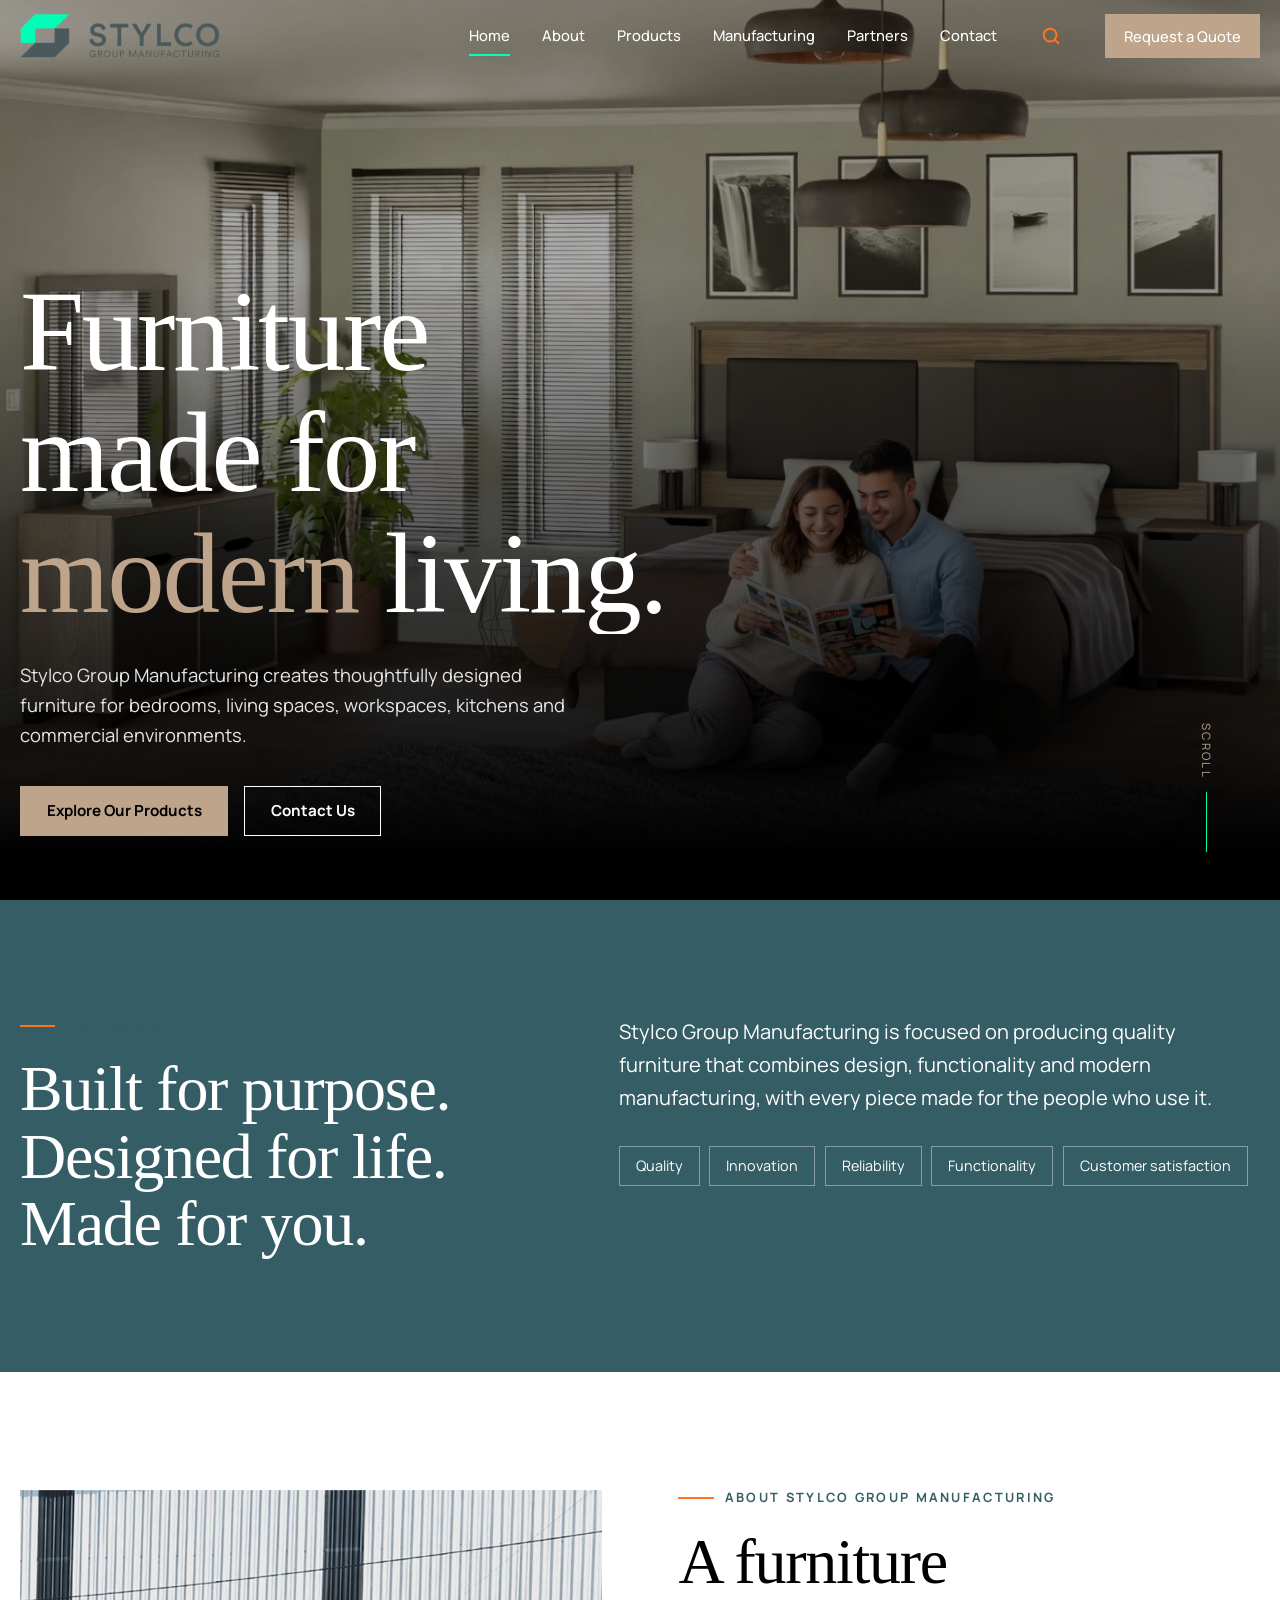
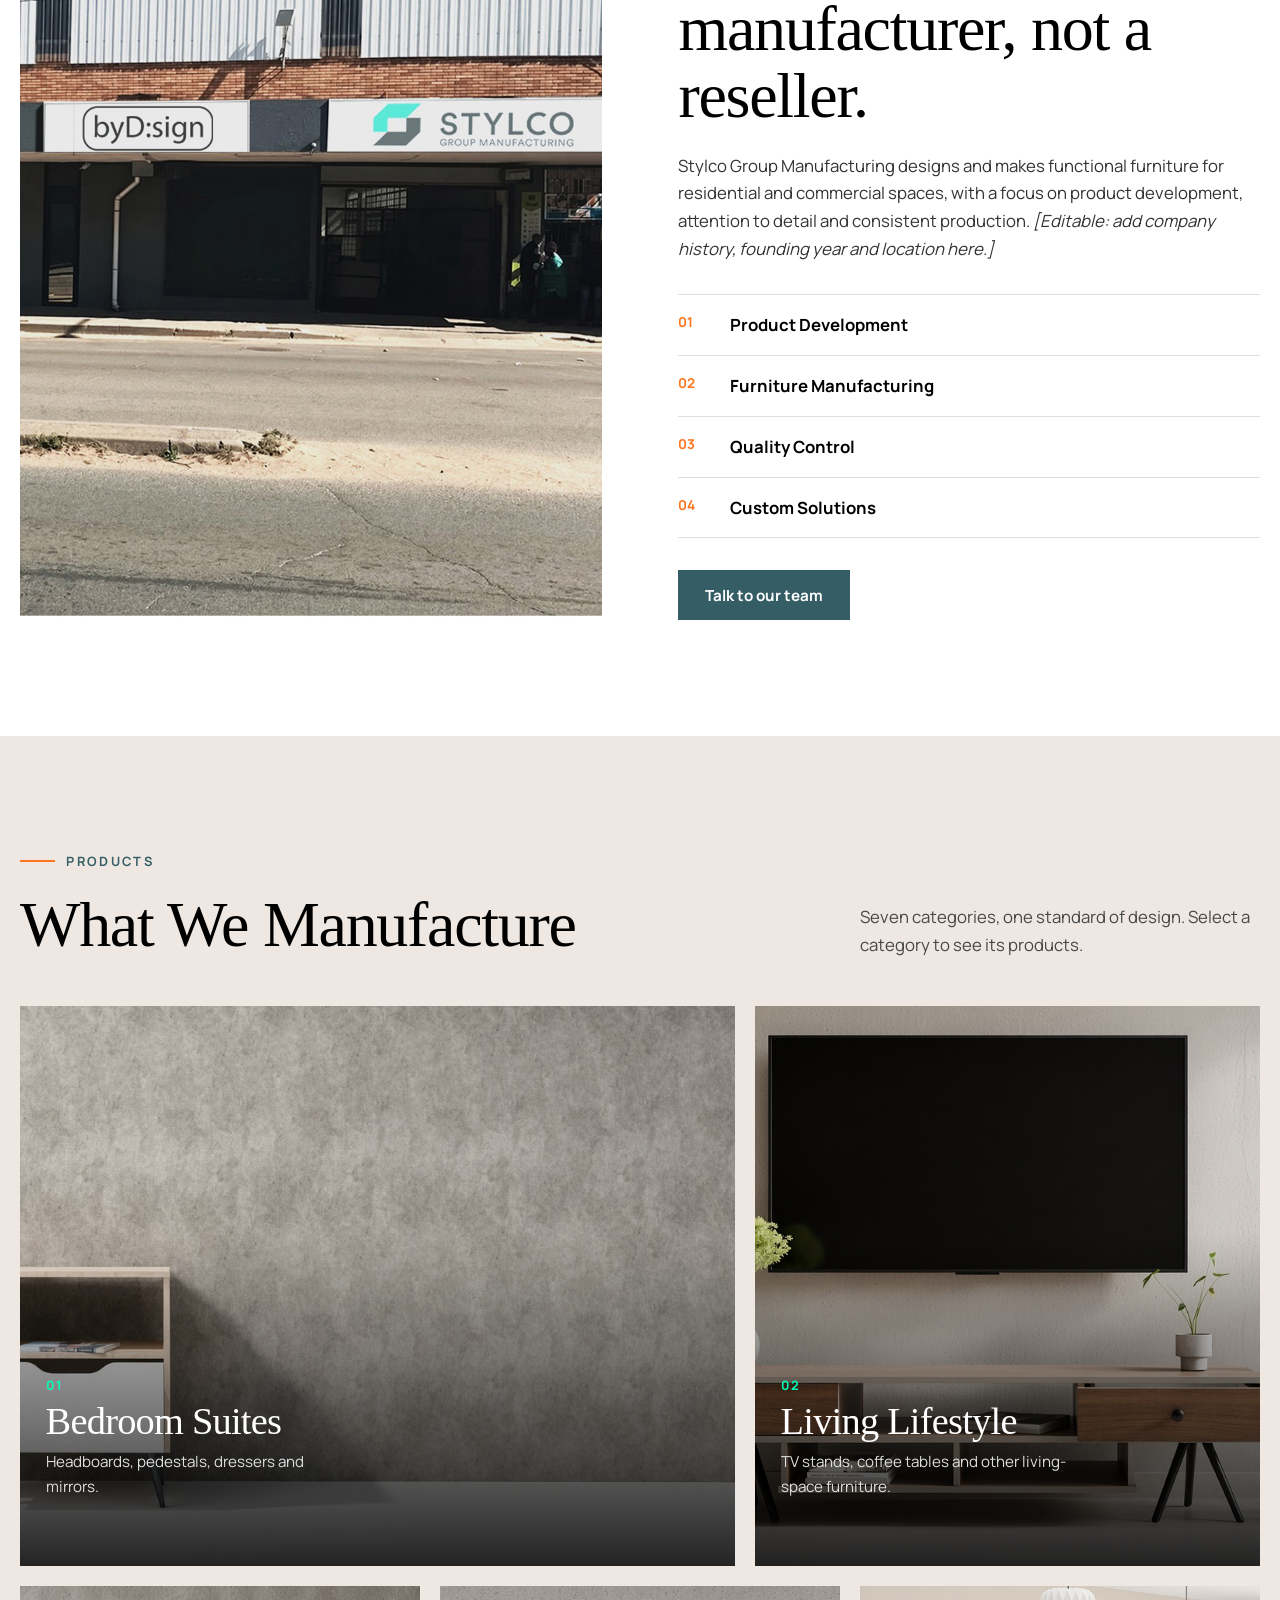
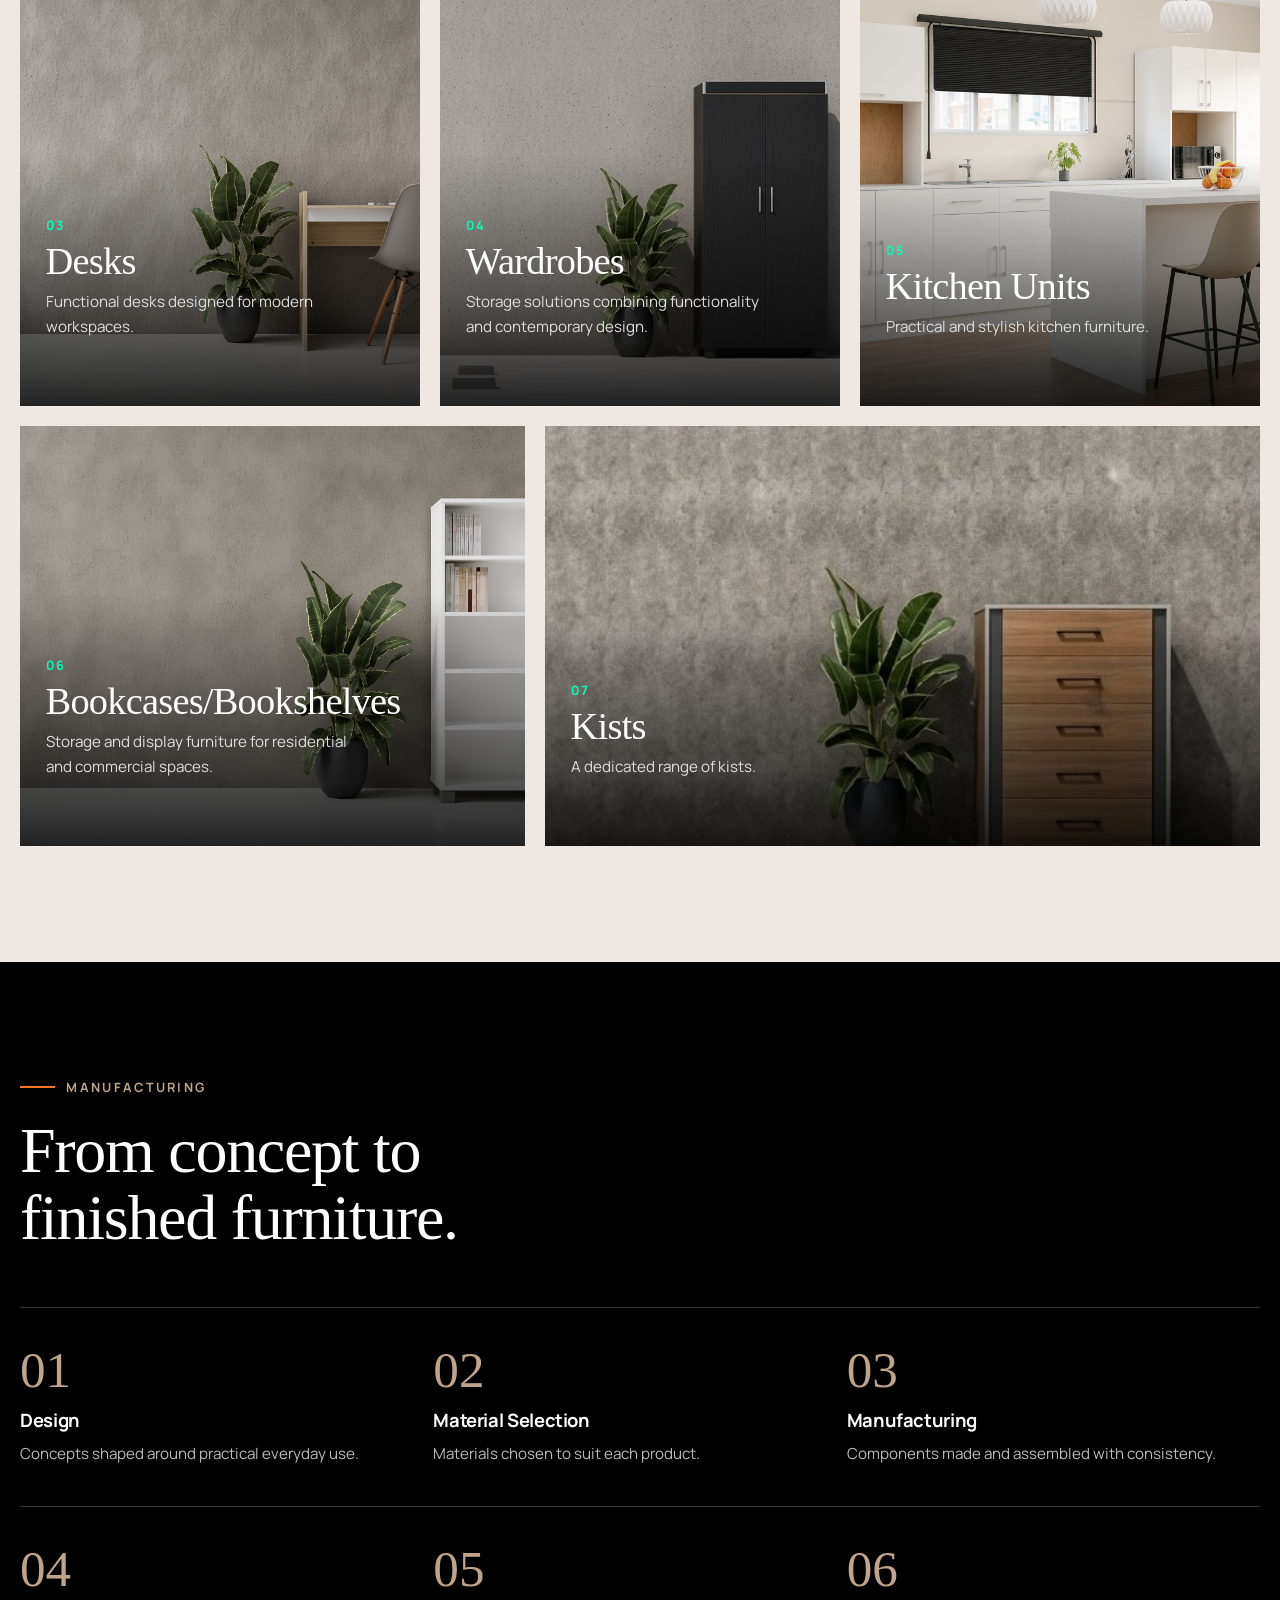
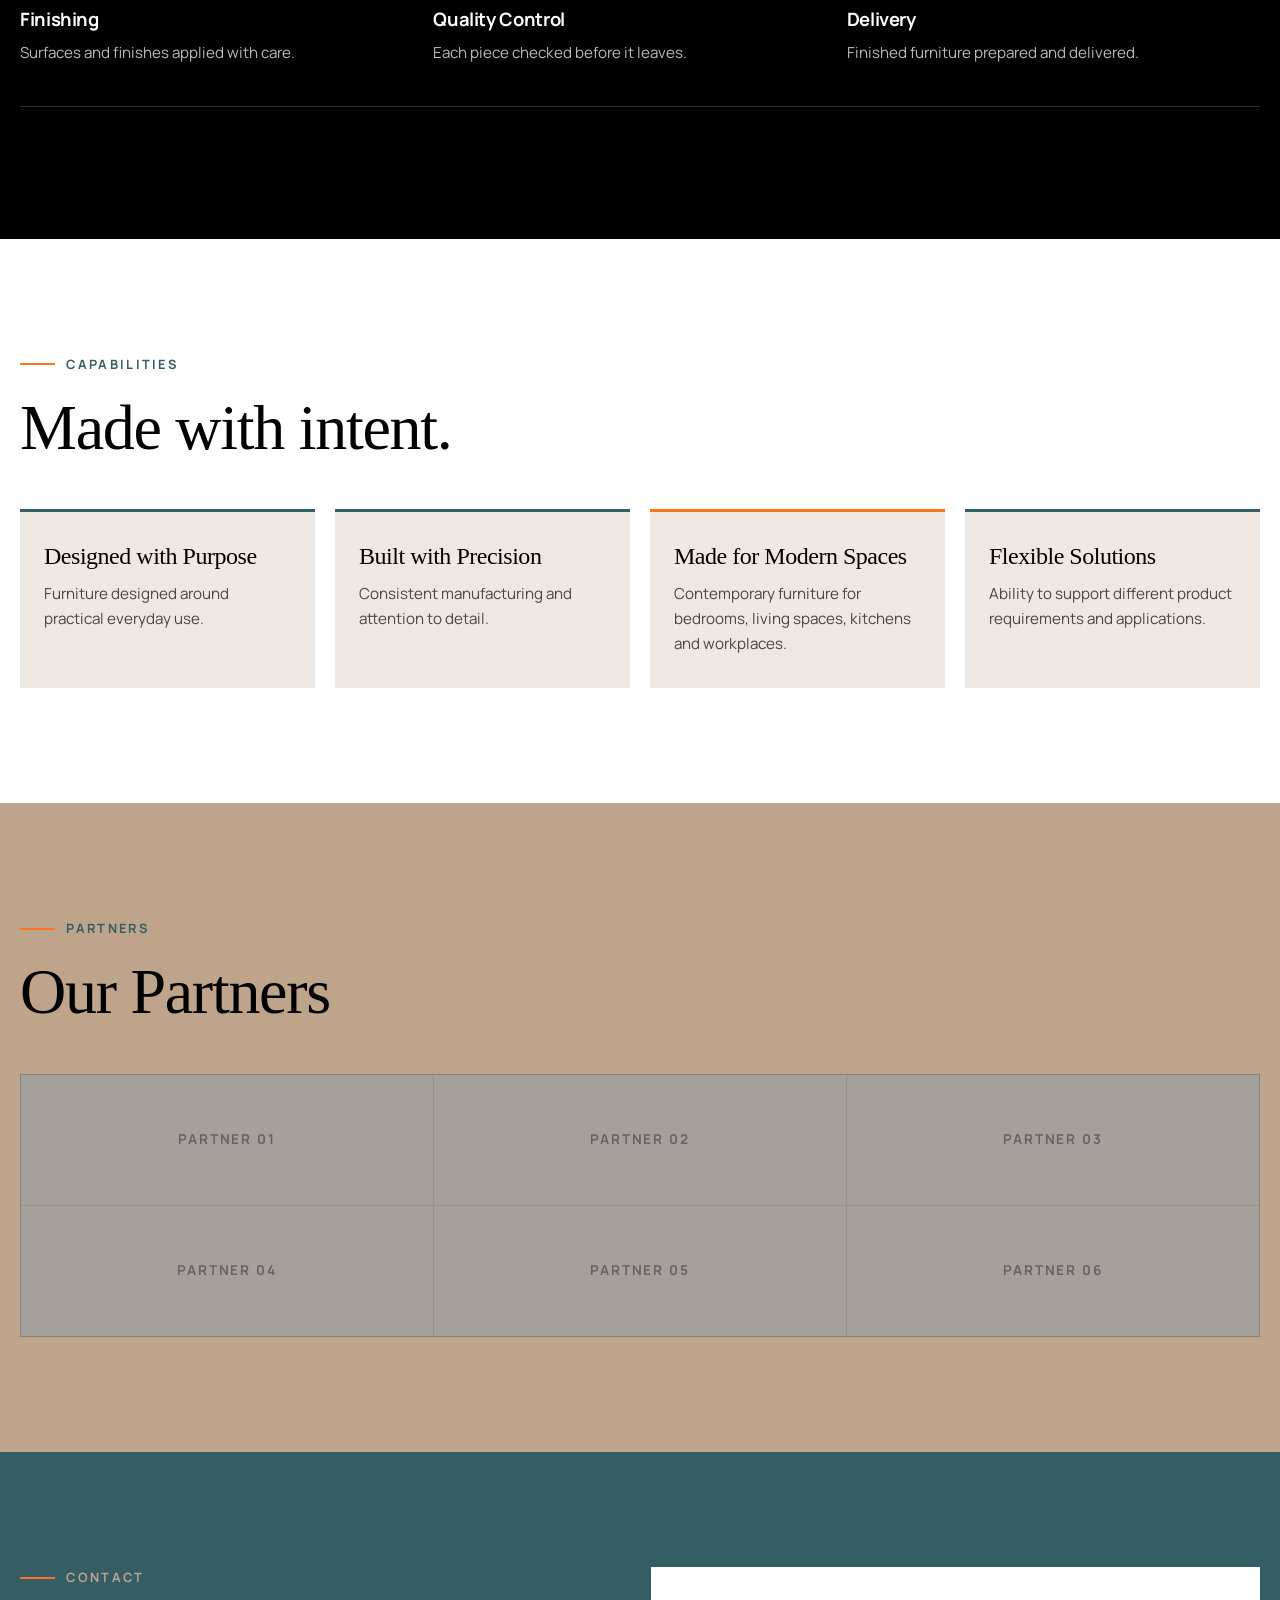
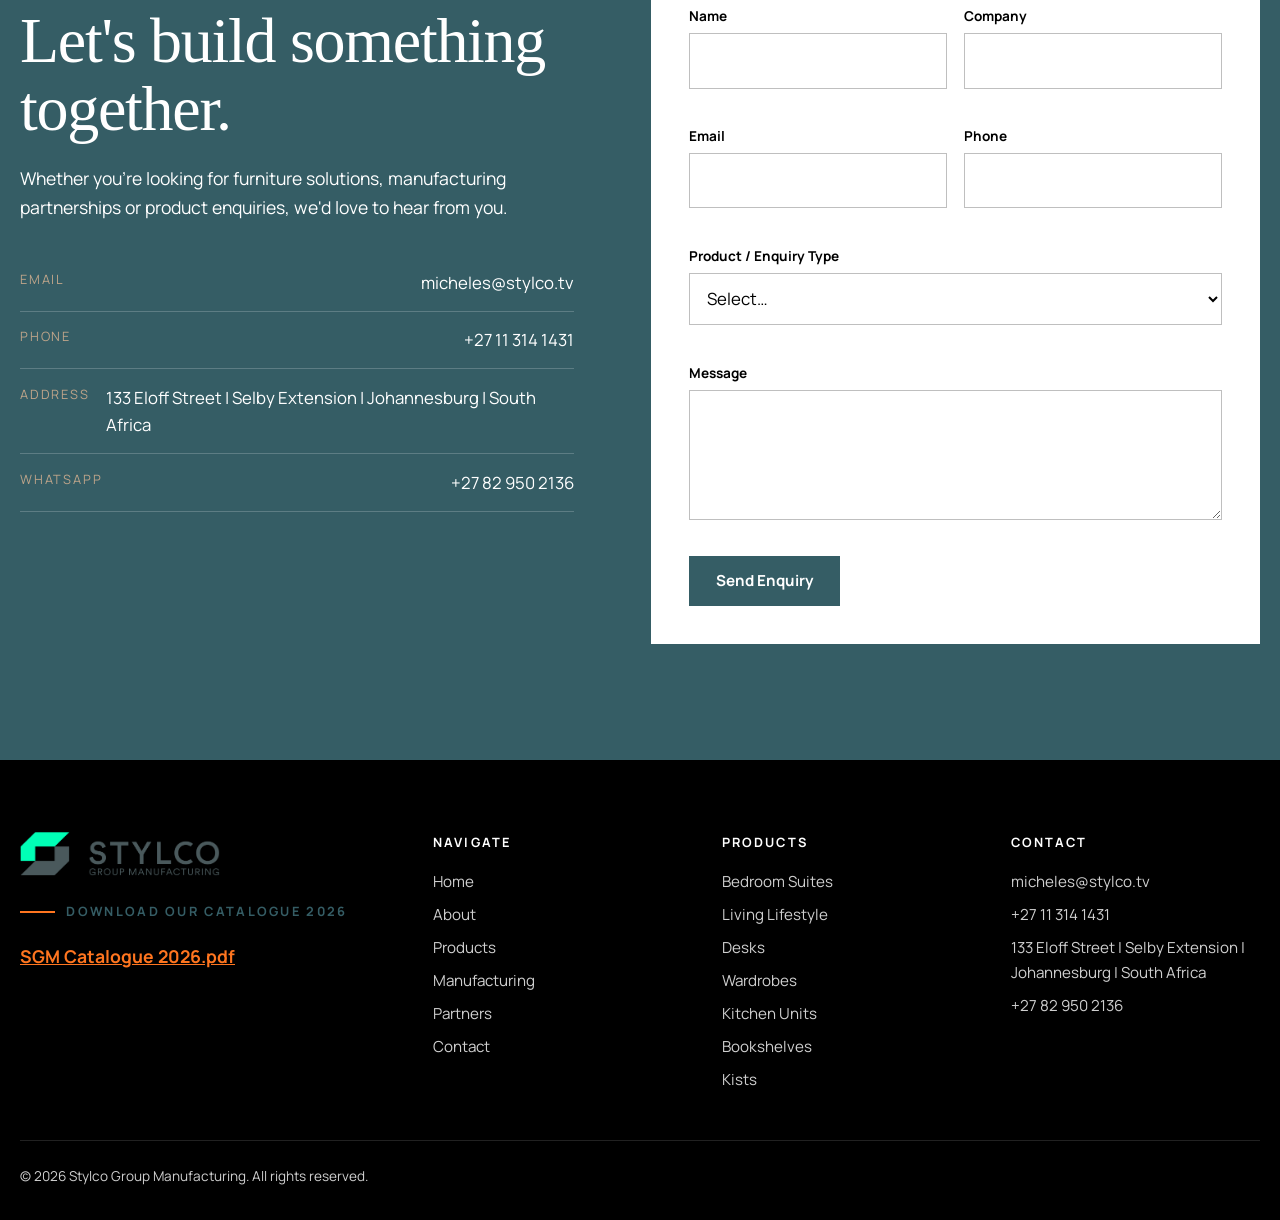
<file: index.html>
<!DOCTYPE html>
<html lang="en">
<head>
<meta charset="utf-8">
<meta name="viewport" content="width=device-width, initial-scale=1, viewport-fit=cover">
<title>Stylco Group Manufacturing | Furniture Manufacturing</title>
<meta name="description" content="Stylco Group Manufacturing designs and manufactures furniture for bedrooms, living spaces, workspaces and kitchens. Get in touch for product enquiries and manufacturing partnerships.">
<meta property="og:title" content="Stylco Group Manufacturing | Furniture Manufacturing">
<meta property="og:description" content="Furniture crafted for modern living. Bedroom suites, desks, wardrobes, kitchen units and more.">
<meta property="og:type" content="website">
<link rel="preconnect" href="https://fonts.googleapis.com">
<link rel="stylesheet" href="https://fonts.googleapis.com/css2?family=Fraunces:opsz,wght@9..144,400;9..144,500&family=Manrope:wght@400;500;700&display=swap">
<link rel="stylesheet" href="style.css">
</head>
<body>
<a href="#main" class="skip btn btn-primary">Skip to content</a>
<header id="hdr"><div class="wrap nav">
 <a class="logo" href="#home" aria-label="Stylco Group Manufacturing home"><img src="./images/stylco logo.png" width="200" alt="logo"></a>
 <button class="burger" id="burger" aria-label="Open menu" aria-expanded="false" aria-controls="links"><span></span><span></span></button>
 <nav class="links" id="links" aria-label="Primary">
  <a href="#home">Home</a><a href="#about">About</a><a href="#products">Products</a><a href="#manufacturing">Manufacturing</a><a href="#partners">Partners</a><a href="#contact">Contact</a>
  <a class="btn btn-primary" href="#contact">Request a Quote</a>
 </nav>
</div></header>

<main id="main">
<section class="hero" id="home">
 <div class="bg" aria-hidden="true">
  <!-- HERO IMAGE: replace the placeholder div below with <img src="images/hero.jpg" alt="" loading="eager"> -->
  <img src="images/hero image org.jpg" alt="hero" loading="eager">
 </div>
 <div class="wrap">
  <h1><span class="line"><span>Furniture</span></span><span class="line"><span>made for</span></span><span class="line"><span><em>modern</em> living.</span></span></h1>
  <p>Stylco Group Manufacturing creates thoughtfully designed furniture for bedrooms, living spaces, workspaces, kitchens and commercial environments.</p>
  <div class="cta"><a class="btn btn-primary" href="#products">Explore Our Products</a><a class="btn btn-ghost" href="#contact">Contact Us</a></div>
 </div>
 <div class="scroll" aria-hidden="true">Scroll</div>
</section>

<section class="mission" id="mission"><div class="wrap grid">
 <div class="rv"><div class="eyebrow">Our Mission</div><h2>Built for purpose. Designed for life. Made for you.</h2></div>
 <div class="rv">
  <p>Stylco Group Manufacturing is focused on producing quality furniture that combines design, functionality and modern manufacturing, with every piece made for the people who use it.</p>
  <ul class="values"><li>Quality</li><li>Innovation</li><li>Reliability</li><li>Functionality</li><li>Customer satisfaction</li></ul>
 </div>
</div></section>

<section class="about" id="about"><div class="wrap grid">
 <div class="img rv">
  <!-- ABOUT IMAGE: replace the placeholder div below with <img src="images/workshop.jpg" alt="Describe the photo" loading="lazy"> -->
  <img src="images/workshop img.jpg" alt="Describe the photo" loading="lazy"> 
 </div>    
 <div class="rv">
  <div class="eyebrow">About Stylco Group Manufacturing</div>
  <h2>A furniture manufacturer, not a reseller.</h2>
  <p class="lead">Stylco Group Manufacturing designs and makes functional furniture for residential and commercial spaces, with a focus on product development, attention to detail and consistent production. <em>[Editable: add company history, founding year and location here.]</em></p>
  <ul class="caps"><li><small>01</small>Product Development</li><li><small>02</small>Furniture Manufacturing</li><li><small>03</small>Quality Control</li><li><small>04</small>Custom Solutions</li></ul>
  <a class="btn btn-dark" href="#contact">Talk to our team</a>
 </div>
</div></section>   

<section class="products" id="products"><div class="wrap">
 <div class="head rv"><div><div class="eyebrow">Products</div><h2>What We Manufacture</h2></div><p>Seven categories, one standard of design. Select a category to see its products.</p></div>
 <!-- PRODUCT IMAGES: in each card, replace the <div class="ph ... media"> placeholder with
      <img class="media" src="images/your-photo.jpg" alt="Describe the photo" loading="lazy"> -->
 <div class="pgrid">
 <a class="card rv" href="bedroom-suites.html">
  <img class="media" src="images/brs hero img.jpg" alt="Describe the photo" loading="lazy">
  <div class="txt"><div class="n">01</div><h3>Bedroom Suites</h3><p>Headboards, pedestals, dressers and mirrors.</p><span class="go">View Products →</span></div>
 </a>
 <a class="card rv" href="living-lifestyle.html">
  <img class="media" src="images/living hero img.jpg" alt="Describe the photo" loading="lazy">
  <div class="txt"><div class="n">02</div><h3>Living Lifestyle</h3><p>TV stands, coffee tables and other living-space furniture.</p><span class="go">View Products →</span></div>
 </a>
 <a class="card rv" href="desks.html">
  <img class="media" src="images/desk hero img.jpg" alt="Describe the photo" loading="lazy">
  <div class="txt"><div class="n">03</div><h3>Desks</h3><p>Functional desks designed for modern workspaces.</p><span class="go">View Products →</span></div>
 </a>
 <a class="card rv" href="wardrobes.html">
  <img class="media" src="images/robe hero img 0.1.jpg" alt="Describe the photo" loading="lazy">
  <div class="txt"><div class="n">04</div><h3>Wardrobes</h3><p>Storage solutions combining functionality and contemporary design.</p><span class="go">View Products →</span></div>
 </a>
 <a class="card rv" href="kitchen-units.html">
  <img class="media" src="images/kitchen hero img.jpg" alt="Describe the photo" loading="lazy">
  <div class="txt"><div class="n">05</div><h3>Kitchen Units</h3><p>Practical and stylish kitchen furniture.</p><span class="go">View Products →</span></div>
 </a>
 <a class="card rv" href="bookshelves.html">
  <img class="media" src="images/bookcase hero img (2).jpg" alt="Describe the photo" loading="lazy">
  <div class="txt"><div class="n">06</div><h3>Bookcases/Bookshelves</h3><p>Storage and display furniture for residential and commercial spaces.</p><span class="go">View Products →</span></div>
 </a>
 <a class="card rv" href="kists.html">
  <img class="media" src="images/kist hero img 0.2.jpg" alt="Describe the photo" loading="lazy">
  <div class="txt"><div class="n">07</div><h3>Kists</h3><p>A dedicated range of kists.</p><span class="go">View Products →</span></div>
 </a>
 </div>
</div></section>

<section class="process dark" id="manufacturing"><div class="wrap">
 <div class="eyebrow rv">Manufacturing</div>
 <h2 class="rv">From concept to finished furniture.</h2>
 <ol class="steps" id="steps"></ol>
</div></section>

<section id="capabilities"><div class="wrap">
 <div class="eyebrow rv">Capabilities</div><h2 class="rv">Made with intent.</h2>
 <div class="cap-grid">
  <div class="cap rv"><h3>Designed with Purpose</h3><p>Furniture designed around practical everyday use.</p></div>
  <div class="cap rv"><h3>Built with Precision</h3><p>Consistent manufacturing and attention to detail.</p></div>
  <div class="cap rv"><h3>Made for Modern Spaces</h3><p>Contemporary furniture for bedrooms, living spaces, kitchens and workplaces.</p></div>
  <div class="cap rv"><h3>Flexible Solutions</h3><p>Ability to support different product requirements and applications.</p></div>
 </div>
</div></section>

<section class="partners" id="partners"><div class="wrap">
 <div class="eyebrow rv">Partners</div><h2 class="rv">Our Partners</h2>
 <!-- PARTNER LOGOS: replace the text in each div with <img src="images/partners/name.png" alt="Partner name logo" loading="lazy"> -->
 <div class="logos rv">
  <div>Partner 01</div>
  <div>Partner 02</div>
  <div>Partner 03</div>
  <div>Partner 04</div>
  <div>Partner 05</div>
  <div>Partner 06</div>
 </div>
</div></section>

<section class="contact dark" id="contact"><div class="wrap grid">
 <div class="rv">
  <div class="eyebrow">Contact</div>
  <h2>Let's build something together.</h2>
  <p class="lead-sm">Whether you're looking for furniture solutions, manufacturing partnerships or product enquiries, we'd love to hear from you.</p>
  <ul class="info" id="info"></ul>
 </div>
 <form id="form" class="rv" novalidate>
  <div class="f"><label for="name">Name</label><input id="name" name="name" autocomplete="name" required><div class="msg"></div></div>
  <div class="f"><label for="company">Company</label><input id="company" name="company" autocomplete="organization"><div class="msg"></div></div>
  <div class="f"><label for="email">Email</label><input id="email" name="email" type="email" autocomplete="email" required><div class="msg"></div></div>
  <div class="f"><label for="phone">Phone</label><input id="phone" name="phone" type="tel" autocomplete="tel"><div class="msg"></div></div>
  <div class="f full"><label for="type">Product / Enquiry Type</label><select id="type" name="type" required><option value="">Select…</option></select><div class="msg"></div></div>
  <div class="f full"><label for="message">Message</label><textarea id="message" name="message" required></textarea><div class="msg"></div></div>
  <div class="full"><button class="btn btn-dark" id="send" type="submit">Send Enquiry</button></div>
  <div class="ok" id="ok" role="status">Thank you. Your enquiry has been captured.</div>
 </form>
</div></section>
</main>

<footer><div class="wrap">
 <div class="fgrid">
  <div><a class="logo" href="#home">
     <img src="./images/stylco logo.png" width="200" alt="logo"></a>
      <br><div class="eyebrow">Download our catalogue 2026</div>
  <p class="foot-desc"><a href="SGM Catalogue 2026_ in progress.pdf.pdf" target="_blank"><p class="file">SGM Catalogue 2026.pdf</p></a></p>
  </div>
  <div><h4>Navigate</h4><ul><li><a href="#home">Home</a></li><li><a href="#about">About</a></li><li><a href="#products">Products</a></li><li><a href="#manufacturing">Manufacturing</a></li><li><a href="#partners">Partners</a></li><li><a href="#contact">Contact</a></li></ul></div>
  <div><h4>Products</h4><ul id="fprod"></ul></div>
  <div><h4>Contact</h4><ul id="fcontact"></ul></div>
 </div>
 <div class="copy">© 2026 Stylco Group Manufacturing. All rights reserved.</div>
</div></footer>


<script src="script.js"></script>
</body>
</html>
</file>
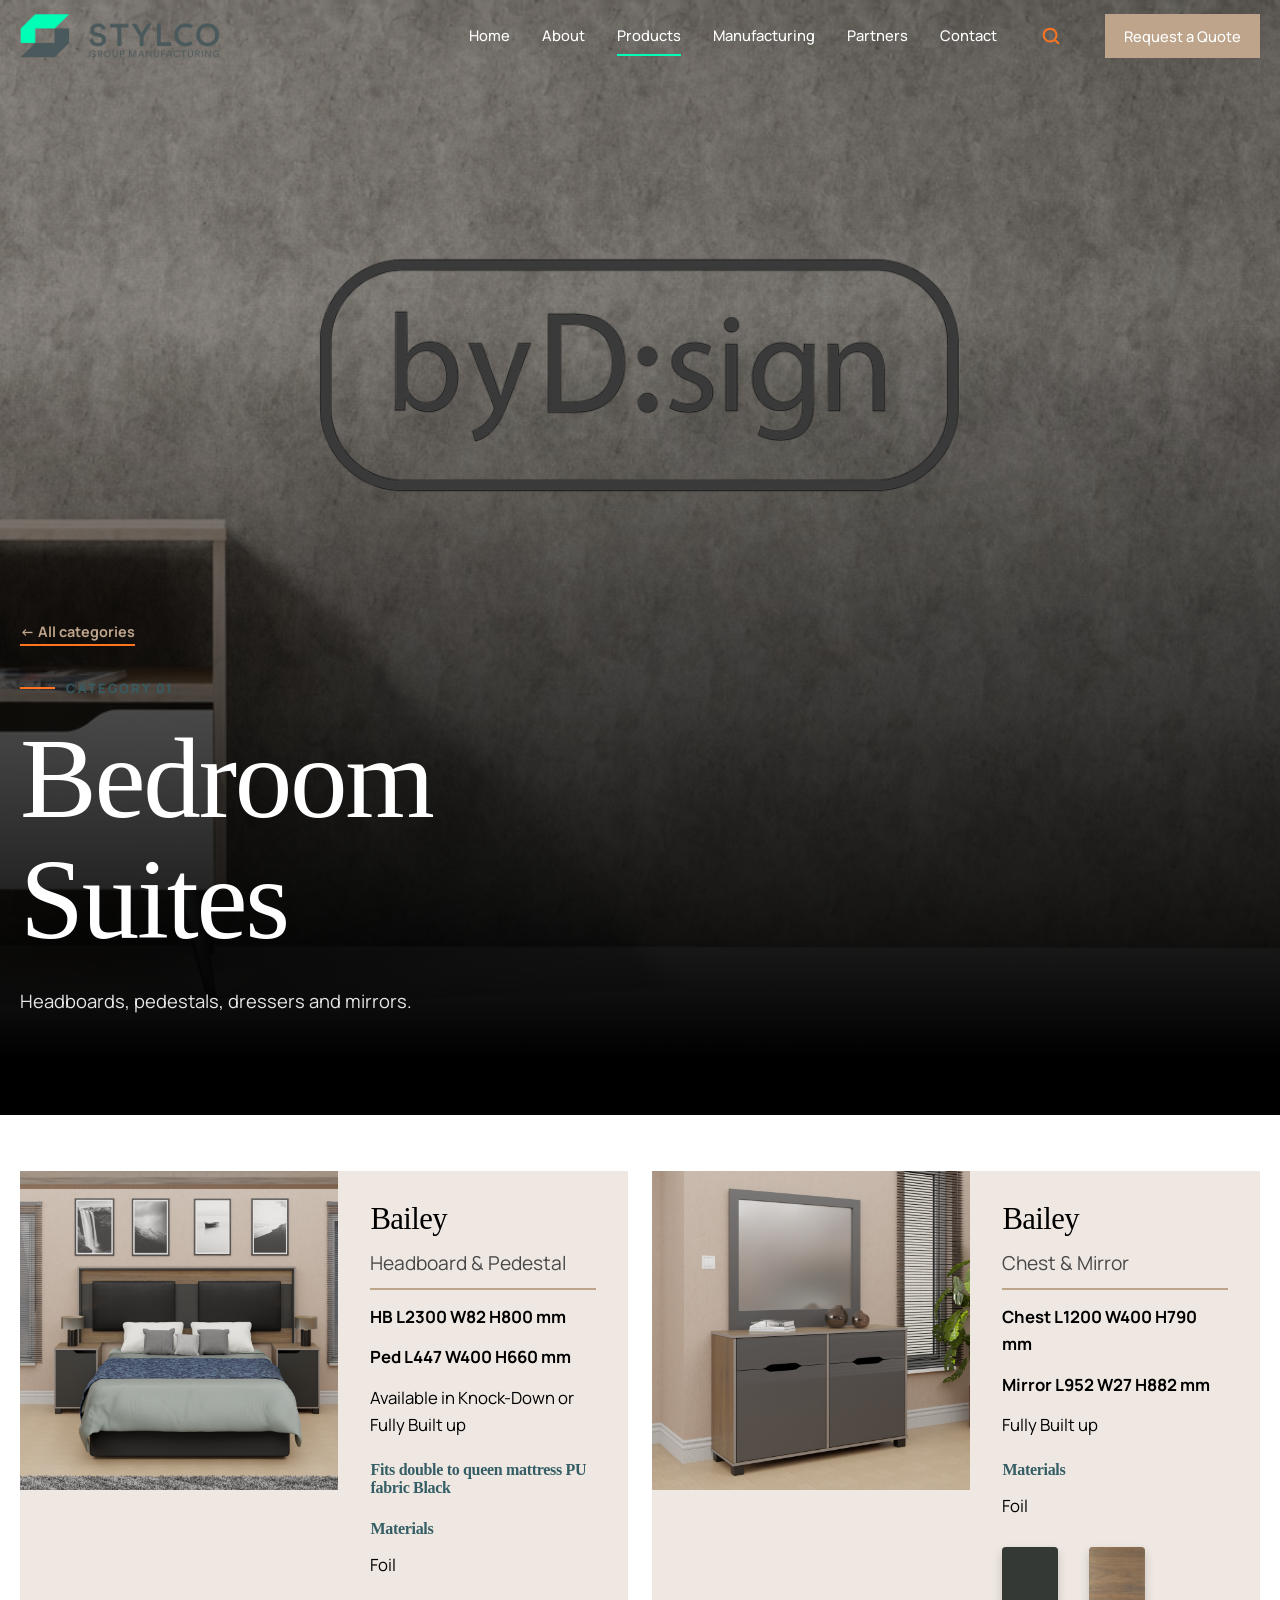
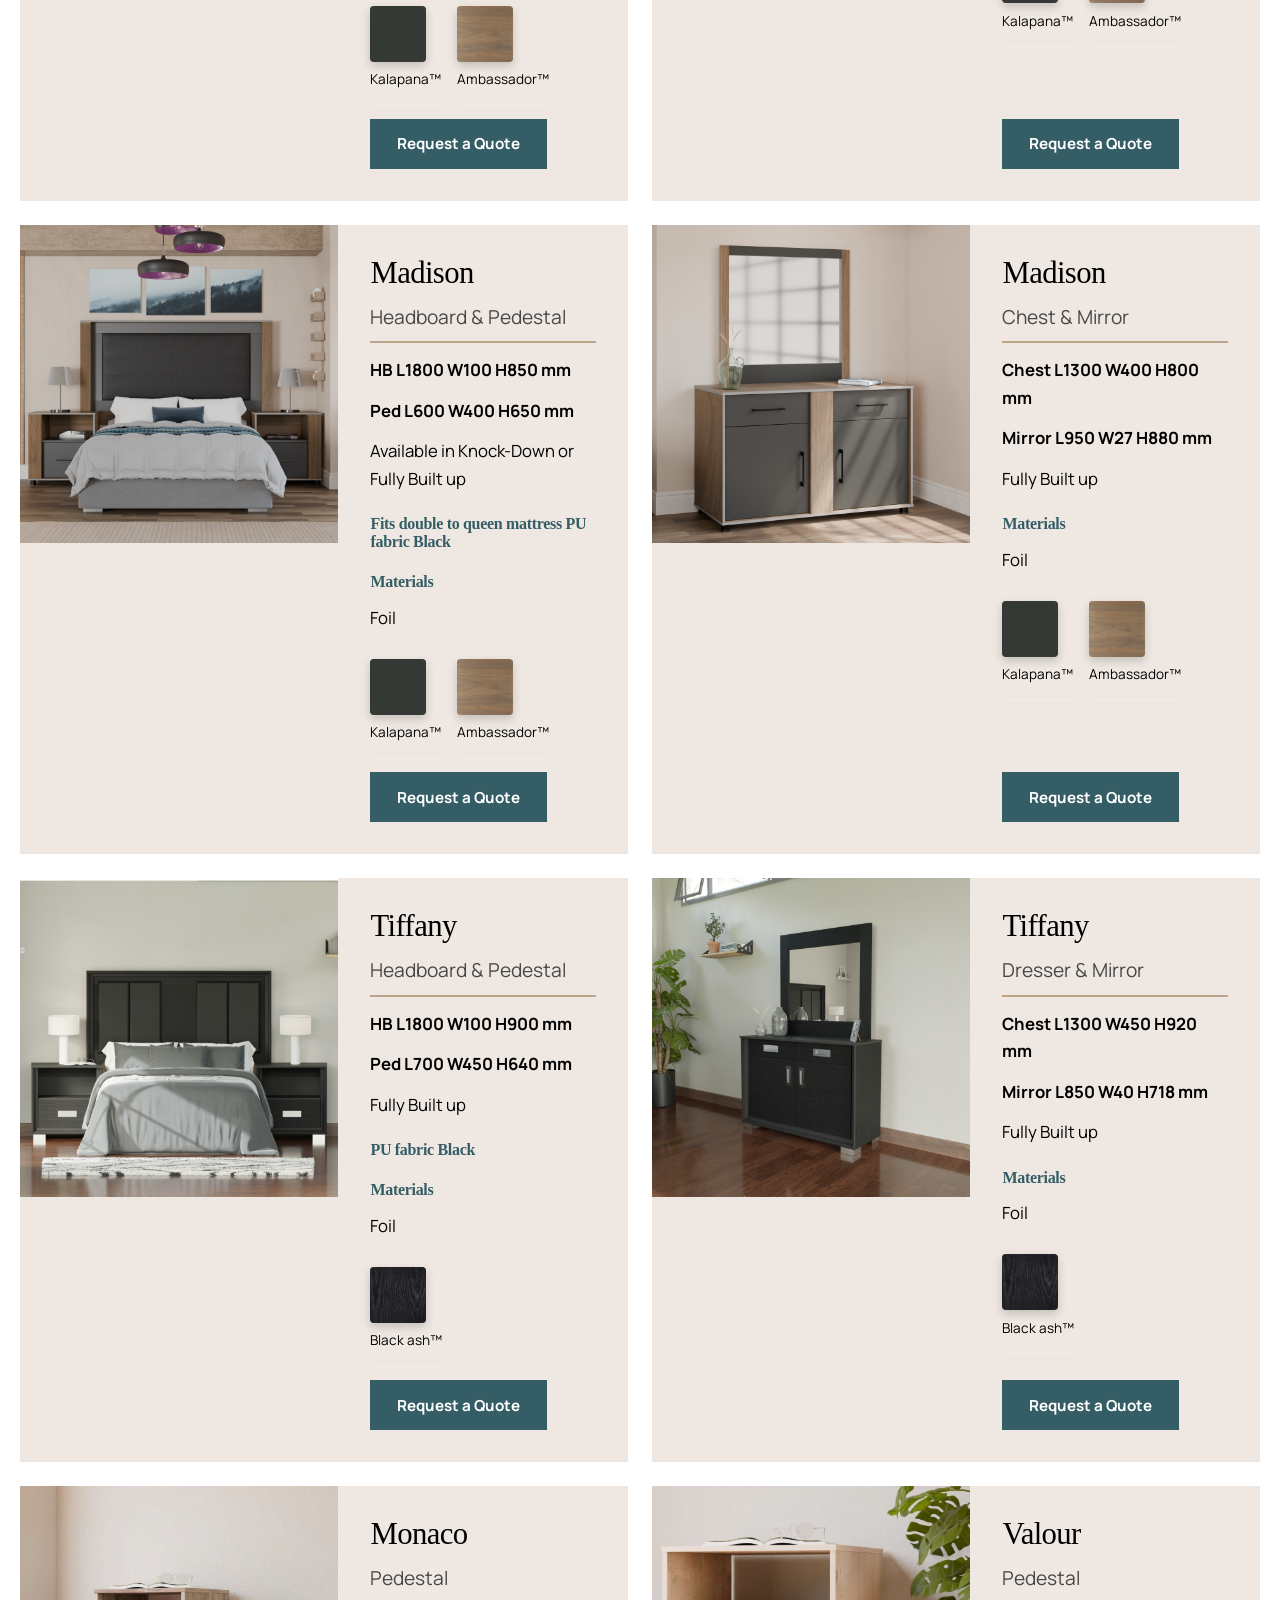
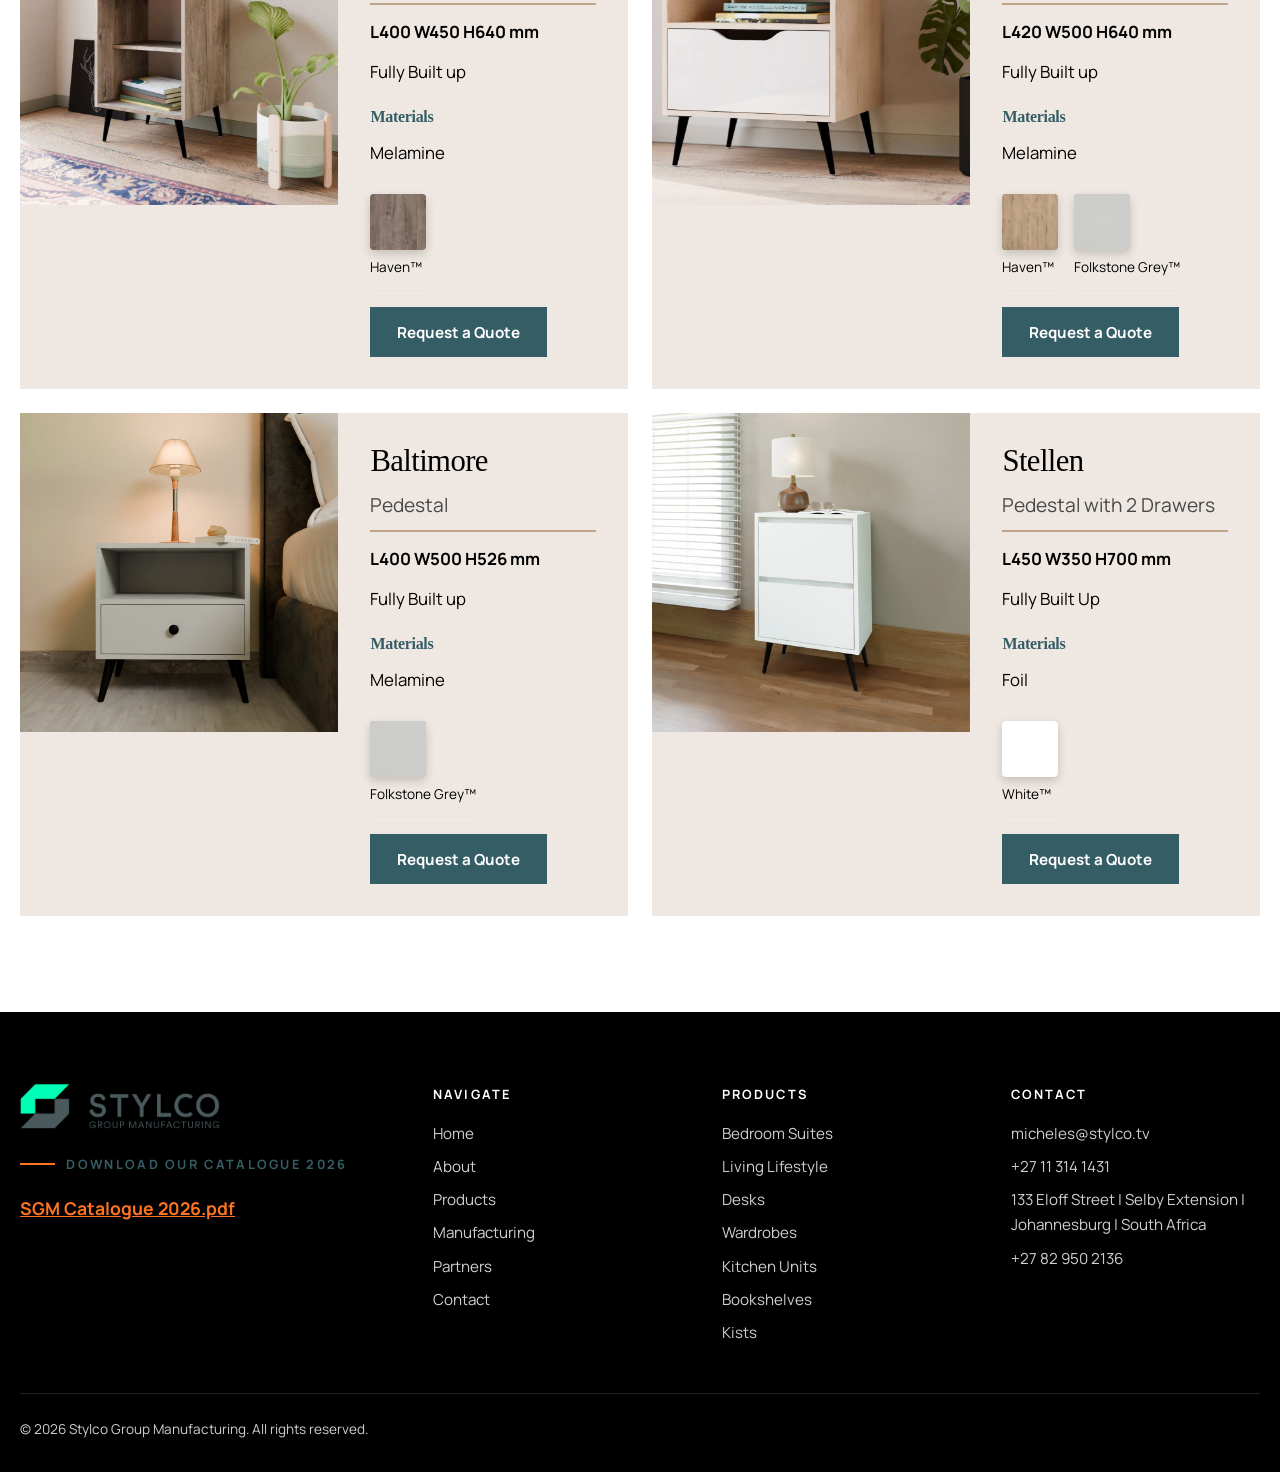
<file: bedroom-suites.html>
<!DOCTYPE html>
<html lang="en">
<head>
<meta charset="utf-8">
<meta name="viewport" content="width=device-width, initial-scale=1, viewport-fit=cover">
<title>Bedroom Suites | Stylco Group Manufacturing</title>
<meta name="description" content="Bedroom Suites from Stylco Group Manufacturing. Headboards, pedestals, dressers and mirrors. Request a quote.">
<meta property="og:title" content="Bedroom Suites | Stylco Group Manufacturing">
<meta property="og:description" content="Headboards, pedestals, dressers and mirrors.">
<meta property="og:type" content="website">
<link rel="preconnect" href="https://fonts.googleapis.com">
<link rel="stylesheet" href="https://fonts.googleapis.com/css2?family=Fraunces:opsz,wght@9..144,400;9..144,500&family=Manrope:wght@400;500;700&display=swap">
<link rel="stylesheet" href="style.css">
</head>
<body>
<a href="#main" class="skip btn btn-primary">Skip to content</a>
<header id="hdr"><div class="wrap nav">
 <a class="logo" href="index.html#home" aria-label="Stylco Group Manufacturing home"><img src="./images/stylco logo.png" width="200" alt="logo"></a>
 <button class="burger" id="burger" aria-label="Open menu" aria-expanded="false" aria-controls="links"><span></span><span></span></button>
 <nav class="links" id="links" aria-label="Primary">
  <a href="index.html#home">Home</a><a href="index.html#about">About</a><a class="active" href="index.html#products">Products</a><a href="index.html#manufacturing">Manufacturing</a><a href="index.html#partners">Partners</a><a href="index.html#contact">Contact</a>
  <a class="btn btn-primary" href="index.html#contact">Request a Quote</a>
 </nav>
</div></header>
<main id="main">
<section class="hero" id="home">
 <div class="bg" aria-hidden="true">
  <!-- HERO IMAGE: replace the placeholder div below with <img src="images/hero.jpg" alt="" loading="eager"> -->
  <img src="images/brs hero img.jpg" alt="Bedroom Suites" loading="eager">
 </div>
 <div class="wrap">
     <img src="images/by design.png" alt="Bydesign"  class="bydsign-overlay">
  <a class="back" href="index.html#products">← All categories</a><div class="eyebrow">Category 01</div><h1>Bedroom Suites</h1><p>Headboards, pedestals, dressers and mirrors.</p>
 </div>
</section>
 
 <!-- PRODUCTS: copy an <article class="pc"> block to add a product.
      IMAGE: replace the placeholder <div class="ph media"> with <img class="media" src="images/your-photo.jpg" alt="Describe the photo" loading="lazy">
      FINISH SWATCH: replace <span class="chip"></span> with <span class="chip"><img src="images/finish.jpg" alt="Finish name"></span> -->
 <div class="wrap grid2">
  <article class="pc">
   <img class="media" src="images/Bailey HB & PedLIFE .png" alt="Bailey Headboard & Pedestal" loading="lazy">
   <div class="info">
    <h2>Bailey</h2><p class="type">Headboard & Pedestal</p>
    <p class="dim">HB L2300 W82 H800 mm</p> <p class="dim">Ped L447 W400 H660 mm</p><p>Available in Knock-Down or Fully Built up</p>
    <h3>Fits double to queen mattress PU fabric Black</h3><h3>Materials</h3><p>Foil</p>
    <ul class="sw"><li><span class="chip"><img src="Textures/kalapana.jpg" alt="Kalapana"></span>Kalapana&trade;</li><li><span class="chip"><img src="Textures/ambassador.jpg" alt="Ambassador"></span>Ambassador&trade;</li></ul>
    <a class="btn btn-dark" href="index.html?category=Bedroom%20Suites&amp;product=Headboard#contact">Request a Quote</a>
   </div>
  </article>
  <article class="pc">
   <img class="media" src="images/Bailey Chest & mirrorLIFE .png" alt="Bailey Chest & Mirror" loading="lazy">
   <div class="info">
    <h2>Bailey</h2><p class="type">Chest & Mirror</p>
    <p class="dim">Chest L1200 W400 H790 mm</p> <p class="dim">Mirror L952 W27 H882 mm</p><p>Fully Built up</p>
    <h3>Materials</h3><p>Foil</p>
    <ul class="sw"><li><span class="chip"><img src="Textures/kalapana.jpg" alt="Kalapana"></span>Kalapana&trade;</li><li><span class="chip"><img src="Textures/ambassador.jpg" alt="Ambassador"></span>Ambassador&trade;</li></ul>
    <a class="btn btn-dark" href="index.html?category=Bedroom%20Suites&amp;product=Chest%20%2F%20Mirror#contact">Request a Quote</a>
   </div>
  </article>
  <article class="pc">
  <img class="media" src="images/Madison Ped  and HB life.png" alt="Madison Headboard & Pedestal" loading="lazy">
   <div class="info">
    <h2>Madison</h2><p class="type">Headboard & Pedestal</p>
    <p class="dim">HB L1800 W100 H850 mm</p> <p class="dim">Ped L600 W400 H650 mm</p><p>Available in Knock-Down or Fully Built up</p>
    <h3>Fits double to queen mattress PU fabric Black</h3><h3>Materials</h3><p>Foil</p>
    <ul class="sw"><li><span class="chip"><img src="Textures/kalapana.jpg" alt="Kalapana"></span>Kalapana&trade;</li><li><span class="chip"><img src="Textures/ambassador.jpg" alt="Ambassador"></span>Ambassador&trade;</li></ul>
    <a class="btn btn-dark" href="index.html?category=Bedroom%20Suites&amp;product=Headboard#contact">Request a Quote</a>
   </div>
  </article>
  <article class="pc">
   <img class="media" src="images/Madison chest & mirror life.png" alt="Madison Chest & Mirror" loading="lazy">
   <div class="info">
    <h2>Madison</h2><p class="type">Chest & Mirror</p>
    <p class="dim">Chest L1300 W400 H800 mm</p> <p class="dim">Mirror L950 W27 H880 mm</p><p>Fully Built up</p>
    <h3>Materials</h3><p>Foil</p>
    <ul class="sw"><li><span class="chip"><img src="Textures/kalapana.jpg" alt="Kalapana"></span>Kalapana&trade;</li><li><span class="chip"><img src="Textures/ambassador.jpg" alt="Ambassador"></span>Ambassador&trade;</li></ul>
    <a class="btn btn-dark" href="index.html?category=Bedroom%20Suites&amp;product=Chest#contact">Request a Quote</a>
   </div>
  </article>
  <article class="pc">
  <img class="media" src="images/Tiffany BRS Render v2 002.png" alt="Tiffany Headboard & Pedestal" loading="lazy">
   <div class="info">
    <h2>Tiffany</h2><p class="type">Headboard & Pedestal</p>
    <p class="dim">HB L1800 W100 H900 mm</p> <p class="dim">Ped L700 W450 H640 mm</p><p>Fully Built up</p>
    <h3>PU fabric Black</h3><h3>Materials</h3><p>Foil</p>
    <ul class="sw"><li><span class="chip"><img src="Textures/black ash.jpg" alt="Black ash"></span>Black ash&trade;</li></ul>
    <a class="btn btn-dark" href="index.html?category=Bedroom%20Suites&amp;product=Tiffany#contact">Request a Quote</a>
   </div>
  </article>
  <article class="pc">
  <img class="media" src="images/Tiffany D&M Render .png" alt="Tiffany Dresser & Mirror" loading="lazy">
   <div class="info">
    <h2>Tiffany</h2><p class="type">Dresser & Mirror</p>
    <p class="dim">Chest L1300 W450 H920 mm</p> <p class="dim">Mirror L850 W40 H718 mm</p><p>Fully Built up</p>
    <h3>Materials</h3><p>Foil</p>
    <ul class="sw"><li><span class="chip"><img src="Textures/black ash.jpg" alt="Black ash"></span>Black ash&trade;</li></ul>
    <a class="btn btn-dark" href="index.html?category=Bedroom%20Suites&amp;product=Tiffany#contact">Request a Quote</a>
   </div>
  </article>
 <article class="pc">
  <img class="media" src="images/Monaco pedestal.png" alt="Monaco Pedestal" loading="lazy">
   <div class="info">
    <h2>Monaco</h2><p class="type">Pedestal</p>
    <p class="dim">L400 W450 H640 mm</p><p>Fully Built up</p>
    <h3>Materials</h3><p>Melamine</p>
    <ul class="sw"><li><span class="chip"><img src="Textures/Haven.jpg" alt="Haven"></span>Haven&trade;</li></ul>
    <a class="btn btn-dark" href="index.html?category=Bedroom%20Suites&amp;product=Monaco#contact">Request a Quote</a>
   </div>
  </article>
  <article class="pc">
  <img class="media" src="images/Valour pedestal.png" alt="Valour Pedestal" loading="lazy">
   <div class="info">
    <h2>Valour</h2><p class="type">Pedestal</p>
    <p class="dim">L420 W500 H640 mm</p><p>Fully Built up</p>
    <h3>Materials</h3><p>Melamine</p>
    <ul class="sw"><li><span class="chip"><img src="Textures/Brookhill-M-Revit.jpg" alt="Brookhill-M-Revit"></span>Haven&trade;<li><span class="chip"><img src="Textures/folkstone-grey.jpg" alt="Folkstone Grey"></span>Folkstone Grey&trade;</li></ul>
    <a class="btn btn-dark" href="index.html?category=Bedroom%20Suites&amp;product=Valour#contact">Request a Quote</a>
   </div>
  </article>
  <article class="pc">
  <img class="media" src="images/baltimore pedestal.png" alt="Baltimore Pedestal" loading="lazy">
   <div class="info">
    <h2>Baltimore</h2><p class="type">Pedestal</p>
    <p class="dim">L400 W500 H526 mm</p><p>Fully Built up</p>
    <h3>Materials</h3><p>Melamine</p>
    <ul class="sw"><li><span class="chip"><img src="Textures/folkstone-grey.jpg" alt="Folkstone Grey"></span>Folkstone Grey&trade;</li></ul>
    <a class="btn btn-dark" href="index.html?category=Bedroom%20Suites&amp;product=Baltimore#contact">Request a Quote</a>
   </div>
  </article>
  <article class="pc">
  <img class="media" src="images/Stellen 2 draws Pedestal lifestyle.jpg" alt="Stellen 2 Draws Pedestal" loading="lazy">
   <div class="info">
    <h2>Stellen</h2><p class="type">Pedestal with 2 Drawers</p>
    <p class="dim">L450 W350 H700 mm</p><p>Fully Built Up</p>
    <h3>Materials</h3><p>Foil</p>
    <ul class="sw"><li><span class="chip"><img src="Textures/White.jpg" alt="Supreme White"></span>White&trade;</li></ul>
    <a class="btn btn-dark" href="index.html?category=Bedroom%20Suites&amp;product=Stellen#contact">Request a Quote</a>
   </div>
  </article>
 </div>
</main>
<footer><div class="wrap">
 <div class="fgrid">
  <div><a class="logo" href="index.html#home">
     <img src="./images/stylco logo.png" width="200" alt="logo"></a>
      <br><div class="eyebrow">Download our catalogue 2026</div>
  <p class="foot-desc"><a href="SGM Catalogue 2026_ in progress.pdf.pdf" target="_blank"><p class="file">SGM Catalogue 2026.pdf</p></a></p>
  </div>
  <div><h4>Navigate</h4><ul><li><a href="index.html#home">Home</a></li><li><a href="index.html#about">About</a></li><li><a href="index.html#products">Products</a></li><li><a href="index.html#manufacturing">Manufacturing</a></li><li><a href="index.html#partners">Partners</a></li><li><a href="index.html#contact">Contact</a></li></ul></div>
  <div><h4>Products</h4><ul id="fprod"></ul></div>
  <div><h4>Contact</h4><ul id="fcontact"></ul></div>
 </div>
 <div class="copy">© 2026 Stylco Group Manufacturing. All rights reserved.</div>
</div></footer>


<script src="script.js"></script>
</body>
</html>
</file>
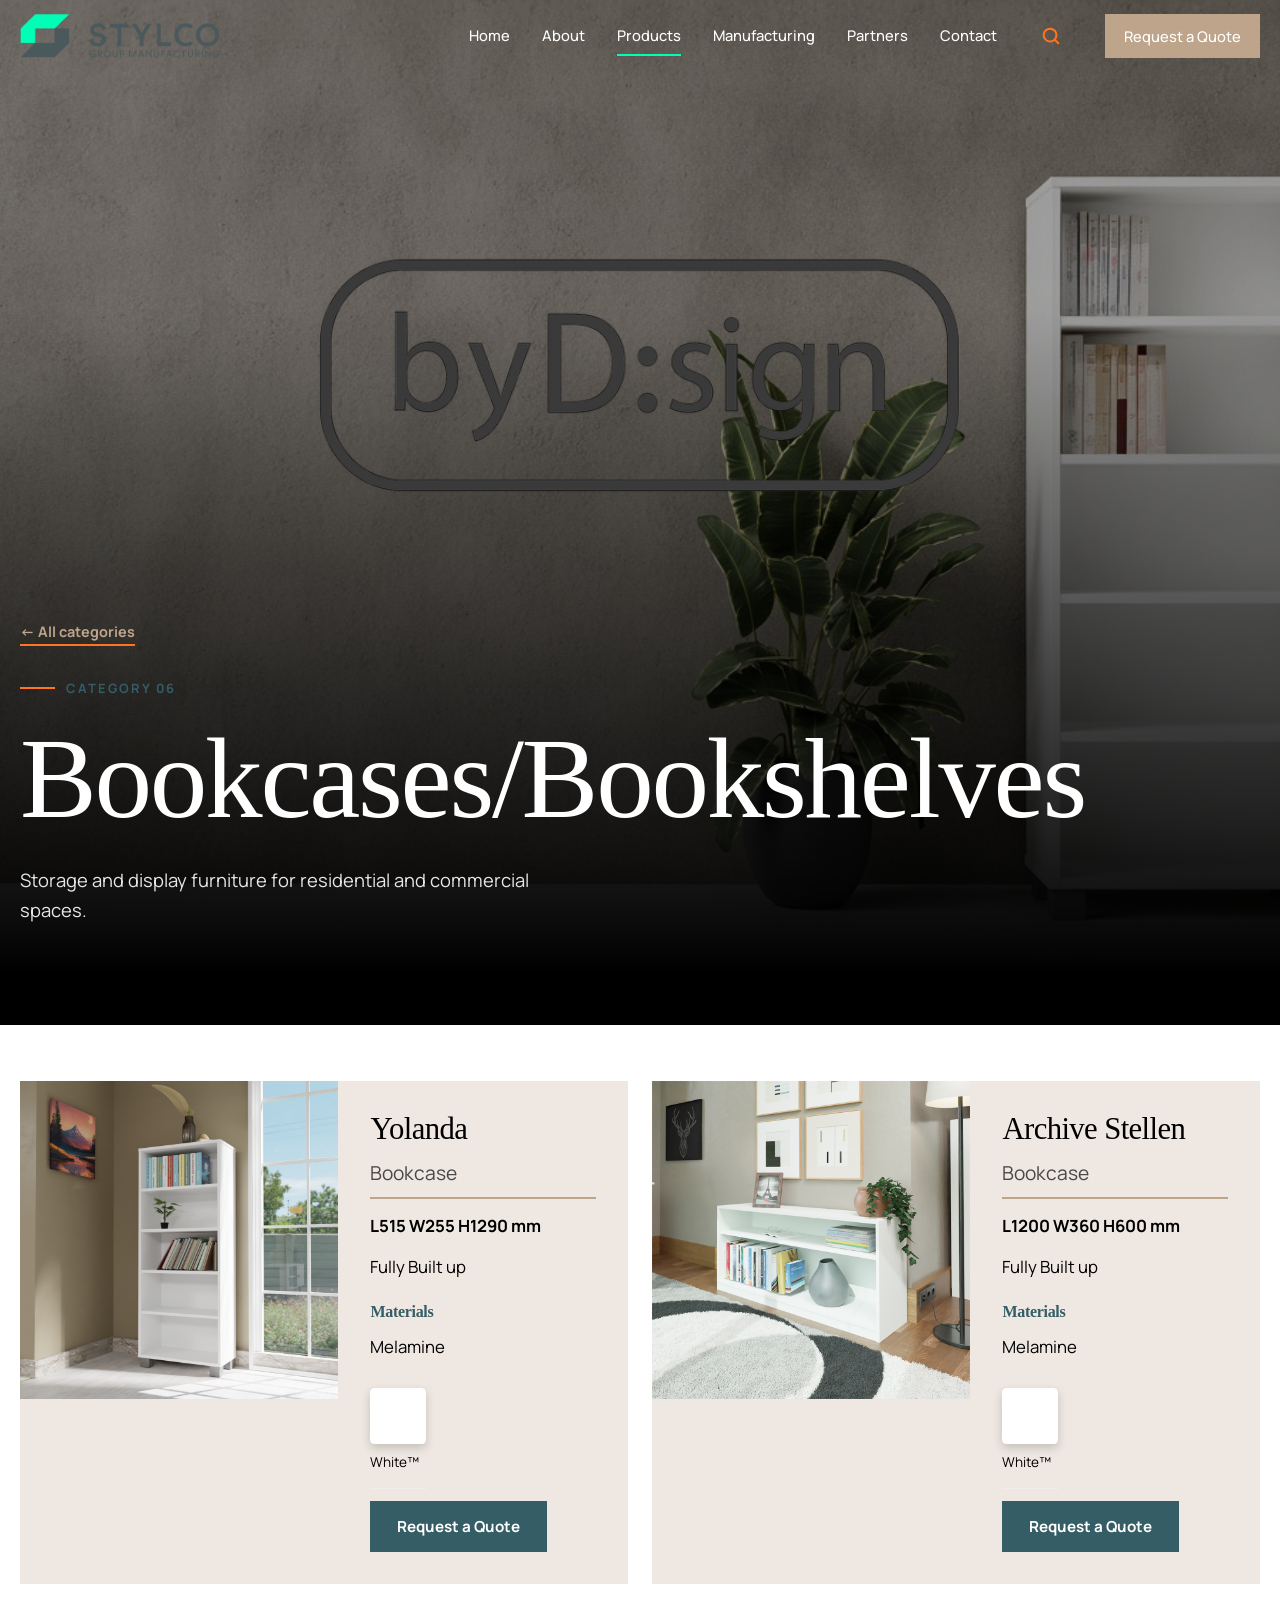
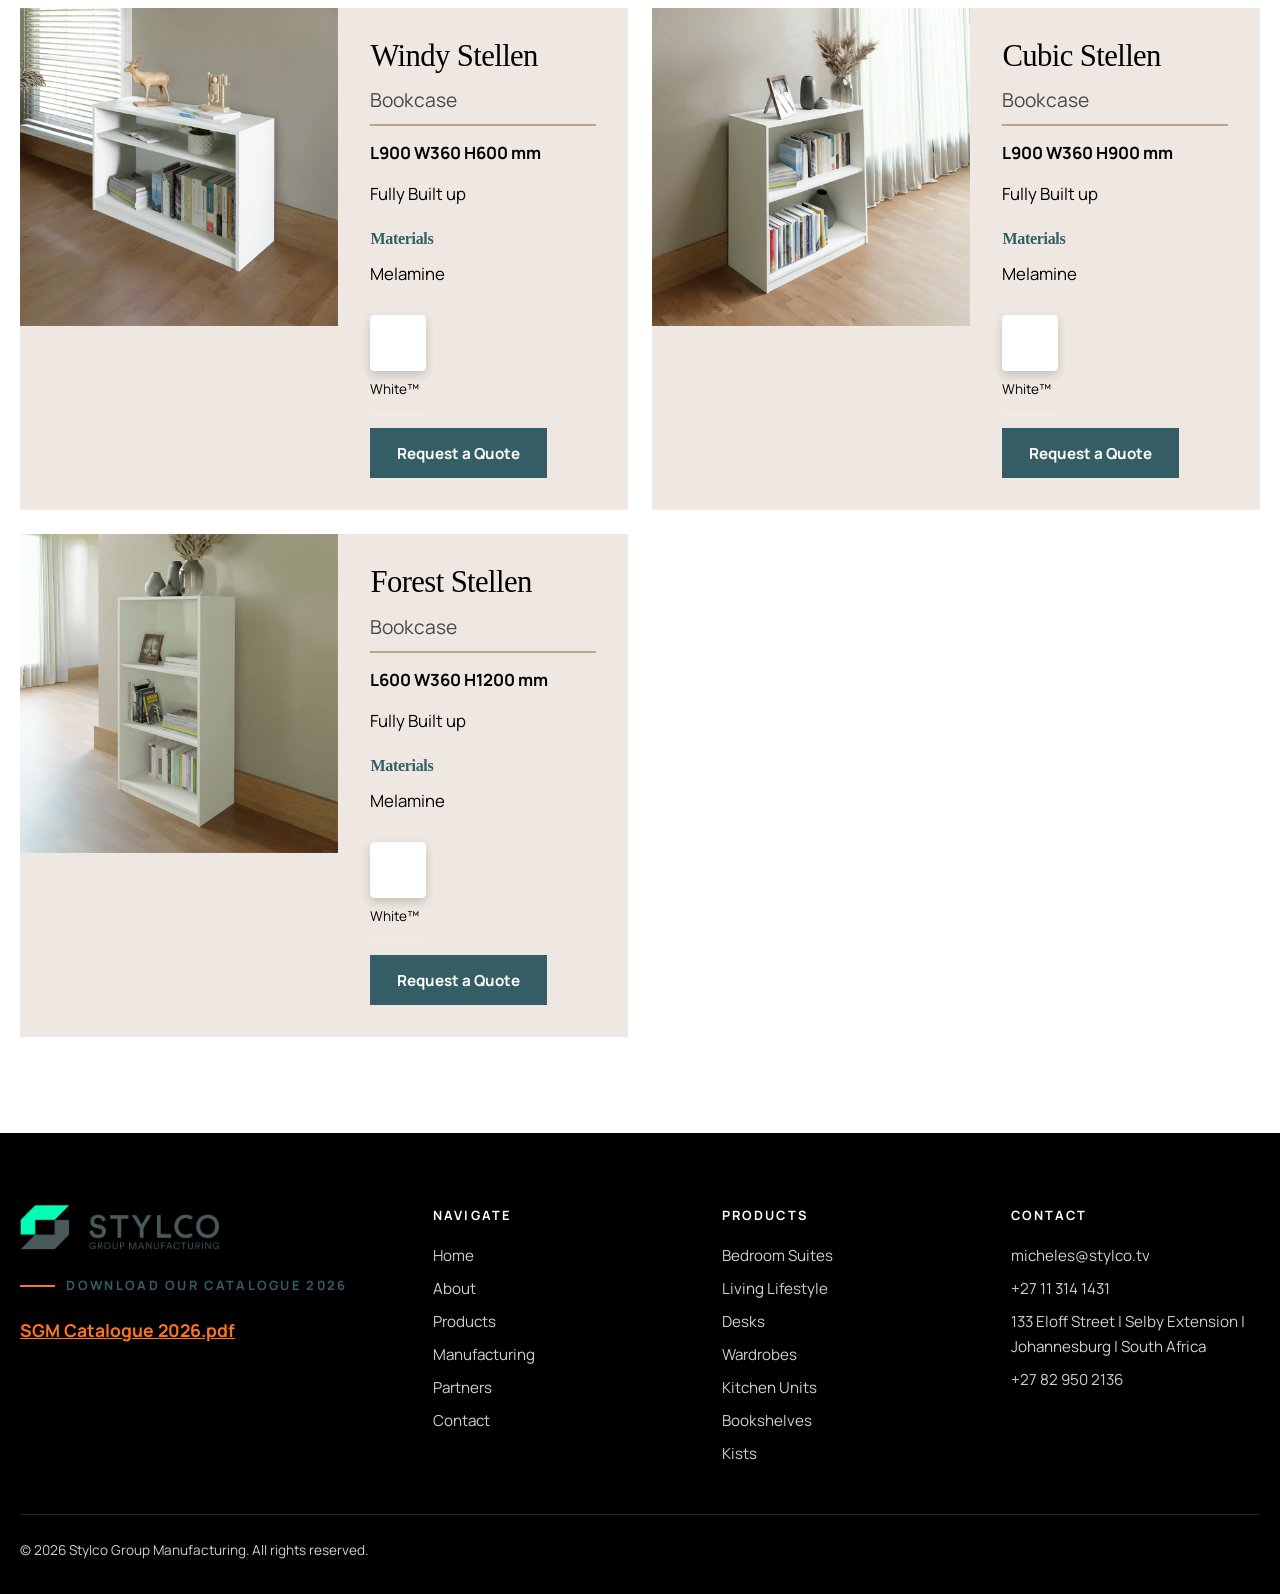
<file: bookshelves.html>
<!DOCTYPE html>
<html lang="en">
<head>
<meta charset="utf-8">
<meta name="viewport" content="width=device-width, initial-scale=1, viewport-fit=cover">
<title>Bookcases &amp; Bookshelves | Stylco Group Manufacturing</title>
<meta name="description" content="Bookcases &amp; Bookshelves from Stylco Group Manufacturing. Storage and display furniture for residential and commercial spaces. Request a quote.">
<meta property="og:title" content="Bookcases &amp; Bookshelves | Stylco Group Manufacturing">
<meta property="og:description" content="Storage and display furniture for residential and commercial spaces.">
<meta property="og:type" content="website">
<link rel="preconnect" href="https://fonts.googleapis.com">
<link rel="stylesheet" href="https://fonts.googleapis.com/css2?family=Fraunces:opsz,wght@9..144,400;9..144,500&family=Manrope:wght@400;500;700&display=swap">
<link rel="stylesheet" href="style.css">
</head>
<body>
<a href="#main" class="skip btn btn-primary">Skip to content</a>
<header id="hdr"><div class="wrap nav">
 <a class="logo" href="index.html#home" aria-label="Stylco Group Manufacturing home"><img src="./images/stylco logo.png" width="200" alt="logo"></a>
 <button class="burger" id="burger" aria-label="Open menu" aria-expanded="false" aria-controls="links"><span></span><span></span></button>
 <nav class="links" id="links" aria-label="Primary">
  <a href="index.html#home">Home</a><a href="index.html#about">About</a><a class="active" href="index.html#products">Products</a><a href="index.html#manufacturing">Manufacturing</a><a href="index.html#partners">Partners</a><a href="index.html#contact">Contact</a>
  <a class="btn btn-primary" href="index.html#contact">Request a Quote</a>
 </nav>
</div></header>
<main id="main">
<section class="hero" id="home">
 <div class="bg" aria-hidden="true">
  <!-- HERO IMAGE: replace the placeholder div below with <img src="images/hero.jpg" alt="" loading="eager"> -->
  <img src="images/bookcase hero img (2).jpg" alt="Bookcases and Bookshelves" loading="eager">
 </div>
 <div class="wrap">
     <img src="images/by design.png" alt="Bydesign"  class="bydsign-overlay">
  <a class="back" href="index.html#products">← All categories</a><div class="eyebrow">Category 06</div><h1>Bookcases/Bookshelves</h1><p>Storage and display furniture for residential and commercial spaces.</p>
 </div>
</section>

 <!-- PRODUCTS: copy an <article class="pc"> block to add a product.
      IMAGE: replace the placeholder <div class="ph media"> with <img class="media" src="images/your-photo.jpg" alt="Describe the photo" loading="lazy">
      FINISH SWATCH: replace <span class="chip"></span> with <span class="chip"><img src="images/finish.jpg" alt="Finish name"></span> -->
 <div class="wrap grid2">
 <article class="pc">
   <img class="media" src="images/Yolanda bookshelf.png" alt="Yolanda Bookshelf" loading="lazy">
   <div class="info">
    <h2>Yolanda</h2><p class="type">Bookcase</p>
    <p class="dim">L515 W255 H1290 mm</p><p>Fully Built up</p>
    <h3>Materials</h3><p>Melamine</p>
    <ul class="sw"><li><span class="chip"><img src="Textures/White.jpg" alt="Supreme White"></span>White&trade;</li></ul>
    <a class="btn btn-dark" href="index.html?category=Bookcases%20%26%20Bookshelves&amp;product=%5BAdd%20product%20name%5D#contact">Request a Quote</a>
   </div>
  </article>
   <article class="pc">
   <img class="media" src="images/Archive Stellen Bookshelf lifestyle0.2.jpg" alt="Archive Stellen Bookshelf" loading="lazy">
   <div class="info">
    <h2>Archive Stellen</h2><p class="type">Bookcase</p>
    <p class="dim">L1200 W360 H600 mm</p><p>Fully Built up</p>
    <h3>Materials</h3><p>Melamine</p>
    <ul class="sw"><li><span class="chip"><img src="Textures/White.jpg" alt="Supreme White"></span>White&trade;</li></ul>
    <a class="btn btn-dark" href="index.html?category=Bookcases%20%26%20Bookshelves&amp;product=%5BAdd%20product%20name%5D#contact">Request a Quote</a>
   </div>
  </article>
   <article class="pc">
   <img class="media" src="images/Windy Stellen Bookshelf lifestyle.jpg" alt="Windy Stellen Bookshelf" loading="lazy">
   <div class="info">
    <h2>Windy Stellen</h2><p class="type">Bookcase</p>
    <p class="dim">L900 W360 H600 mm</p><p>Fully Built up</p>
    <h3>Materials</h3><p>Melamine</p>
    <ul class="sw"><li><span class="chip"><img src="Textures/White.jpg" alt="Supreme White"></span>White&trade;</li></ul>
    <a class="btn btn-dark" href="index.html?category=Bookcases%20%26%20Bookshelves&amp;product=%5BAdd%20product%20name%5D#contact">Request a Quote</a>
   </div>
  </article>
   <article class="pc">
   <img class="media" src="images/Cubic Stellen Bookshelf lifestyle.jpg" alt="Cubic Stellen Bookshelf" loading="lazy">
   <div class="info">
    <h2>Cubic Stellen</h2><p class="type">Bookcase</p>
    <p class="dim">L900 W360 H900 mm</p><p>Fully Built up</p>
    <h3>Materials</h3><p>Melamine</p>
    <ul class="sw"><li><span class="chip"><img src="Textures/White.jpg" alt="Supreme White"></span>White&trade;</li></ul>
    <a class="btn btn-dark" href="index.html?category=Bookcases%20%26%20Bookshelves&amp;product=%5BAdd%20product%20name%5D#contact">Request a Quote</a>
   </div>
  </article>
   <article class="pc">
   <img class="media" src="images/Forest Stellen Bookshelf lifestyle.jpg" alt="Forest Stellen Bookshelf" loading="lazy">
   <div class="info">
    <h2>Forest Stellen</h2><p class="type">Bookcase</p>
    <p class="dim">L600 W360 H1200 mm</p><p>Fully Built up</p>
    <h3>Materials</h3><p>Melamine</p>
    <ul class="sw"><li><span class="chip"><img src="Textures/White.jpg" alt="Supreme White"></span>White&trade;</li></ul>
    <a class="btn btn-dark" href="index.html?category=Bookcases%20%26%20Bookshelves&amp;product=%5BAdd%20product%20name%5D#contact">Request a Quote</a>
   </div>
  </article>
 </div>
</main>
<footer><div class="wrap">
 <div class="fgrid">
  <div><a class="logo" href="index.html#home">
     <img src="./images/stylco logo.png" width="200" alt="logo"></a>
      <br><div class="eyebrow">Download our catalogue 2026</div>
  <p class="foot-desc"><a href="SGM Catalogue 2026_ in progress.pdf.pdf" target="_blank"><p class="file">SGM Catalogue 2026.pdf</p></a></p>
  </div>
  <div><h4>Navigate</h4><ul><li><a href="index.html#home">Home</a></li><li><a href="index.html#about">About</a></li><li><a href="index.html#products">Products</a></li><li><a href="index.html#manufacturing">Manufacturing</a></li><li><a href="index.html#partners">Partners</a></li><li><a href="index.html#contact">Contact</a></li></ul></div>
  <div><h4>Products</h4><ul id="fprod"></ul></div>
  <div><h4>Contact</h4><ul id="fcontact"></ul></div>
 </div>
 <div class="copy">© 2026 Stylco Group Manufacturing. All rights reserved.</div>
</div></footer>


<script src="script.js"></script>
</body>
</html>
</file>
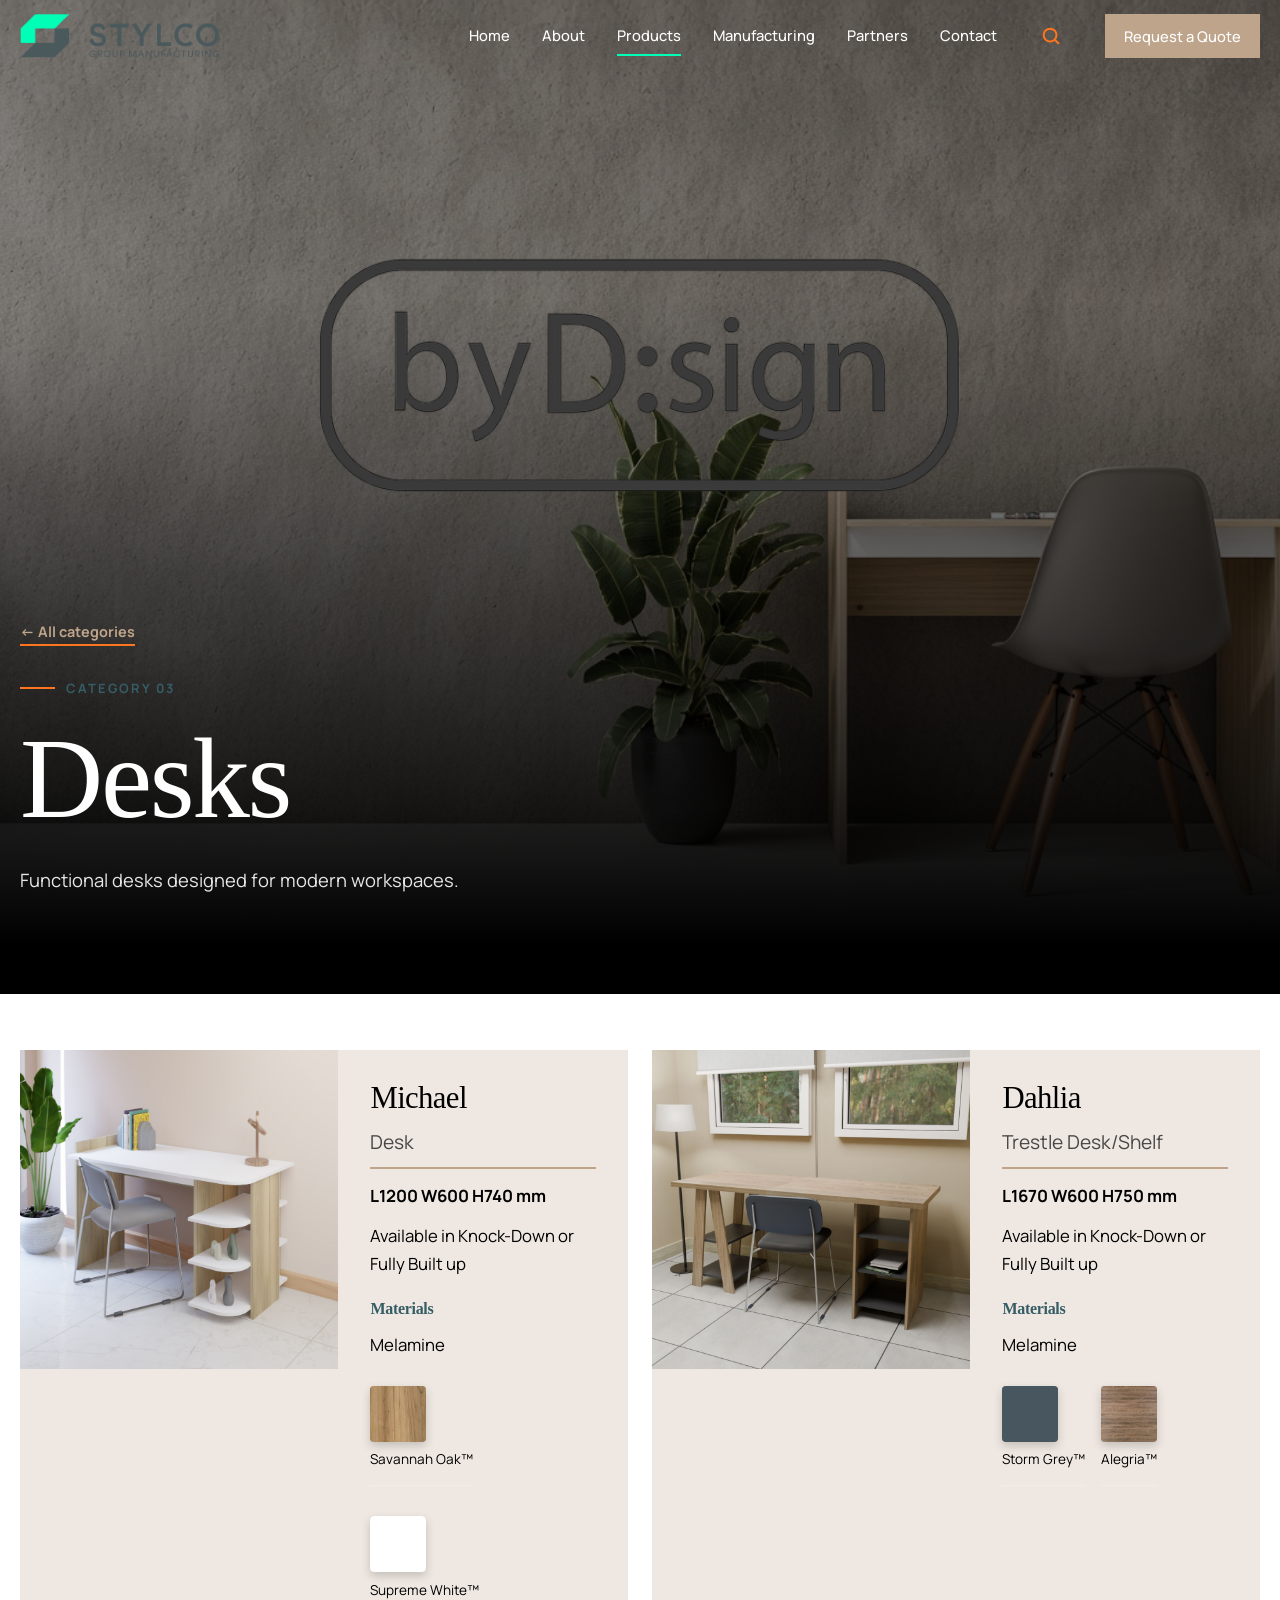
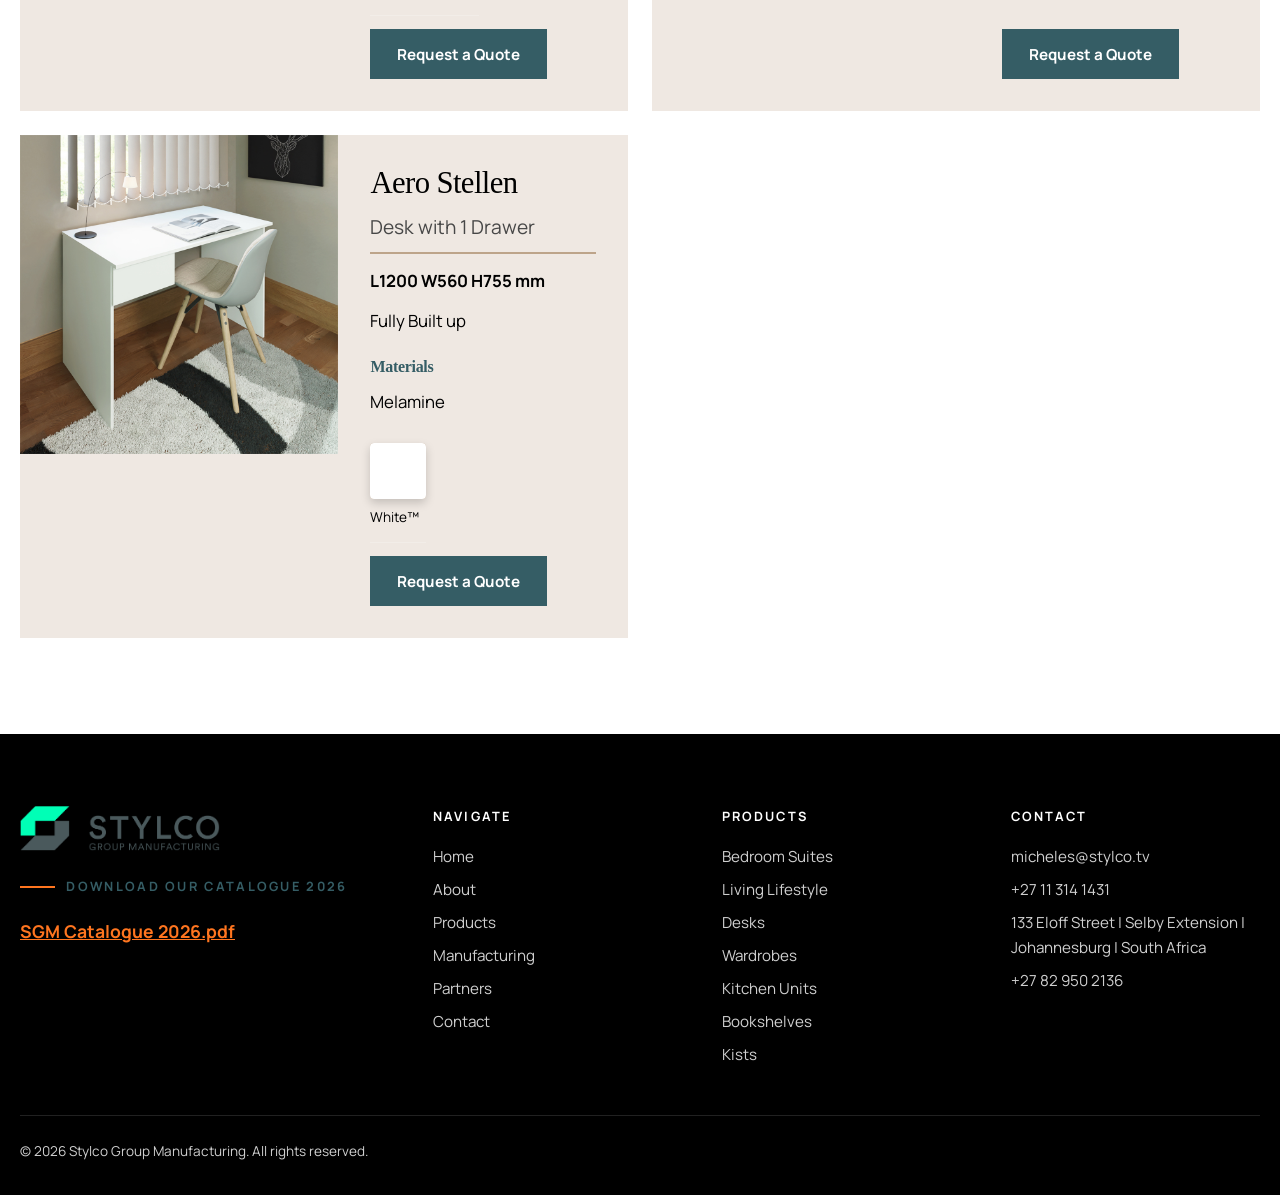
<file: desks.html>
<!DOCTYPE html>
<html lang="en">
<head>
<meta charset="utf-8">
<meta name="viewport" content="width=device-width, initial-scale=1, viewport-fit=cover">
<title>Desks | Stylco Group Manufacturing</title>
<meta name="description" content="Desks from Stylco Group Manufacturing. Functional desks designed for modern workspaces. Request a quote.">
<meta property="og:title" content="Desks | Stylco Group Manufacturing">
<meta property="og:description" content="Functional desks designed for modern workspaces.">
<meta property="og:type" content="website">
<link rel="preconnect" href="https://fonts.googleapis.com">
<link rel="stylesheet" href="https://fonts.googleapis.com/css2?family=Fraunces:opsz,wght@9..144,400;9..144,500&family=Manrope:wght@400;500;700&display=swap">
<link rel="stylesheet" href="style.css">
</head>
<body>
<a href="#main" class="skip btn btn-primary">Skip to content</a>
<header id="hdr"><div class="wrap nav">
 <a class="logo" href="index.html#home" aria-label="Stylco Group Manufacturing home"><img src="./images/stylco logo.png" width="200" alt="logo"></a>
 <button class="burger" id="burger" aria-label="Open menu" aria-expanded="false" aria-controls="links"><span></span><span></span></button>
 <nav class="links" id="links" aria-label="Primary">
  <a href="index.html#home">Home</a><a href="index.html#about">About</a><a class="active" href="index.html#products">Products</a><a href="index.html#manufacturing">Manufacturing</a><a href="index.html#partners">Partners</a><a href="index.html#contact">Contact</a>
  <a class="btn btn-primary" href="index.html#contact">Request a Quote</a>
 </nav>
</div></header>
<main id="main">
<section class="hero" id="home">
 <div class="bg" aria-hidden="true">
  <!-- HERO IMAGE: replace the placeholder div below with <img src="images/hero.jpg" alt="" loading="eager"> -->
  <img src="images/desk hero img.jpg" alt="Desks" loading="eager">
 </div>
 <div class="wrap">
     <img src="images/by design.png" alt="Bydesign"  class="bydsign-overlay">
  <a class="back" href="index.html#products">← All categories</a><div class="eyebrow">Category 03</div><h1>Desks</h1><p>Functional desks designed for modern workspaces.</p>
 </div>
</section>

 <!-- PRODUCTS: copy an <article class="pc"> block to add a product.
      IMAGE: replace the placeholder <div class="ph media"> with <img class="media" src="images/your-photo.jpg" alt="Describe the photo" loading="lazy">
      FINISH SWATCH: replace <span class="chip"></span> with <span class="chip"><img src="images/finish.jpg" alt="Finish name"></span> -->
 <div class="wrap grid2">
  <article class="pc">
   <img class="media" src="images/Desk Michael.jpg" alt="Desk Michael" loading="lazy">
   <div class="info">
    <h2>Michael</h2><p class="type">Desk</p>
    <p class="dim">L1200 W600 H740 mm</p><p>Available in Knock-Down or Fully Built up</p>
    <h3>Materials</h3><p>Melamine</p>
    <ul class="sw"><li><span class="chip"><img src="Textures/Savannah Oak.jpg" alt="Savannah Oak"></span>Savannah Oak&trade;</li><li><span class="chip"><img src="Textures/White.jpg" alt="Supreme White"></span>Supreme White&trade;</li></ul>
    <a class="btn btn-dark" href="index.html?category=Desks&amp;product=%5BAdd%20product%20name%5D#contact">Request a Quote</a>
   </div>
  </article>
  <article class="pc">
   <img class="media" src="images/Dahlia desk.png" alt="Desk Dahlia" loading="lazy">
   <div class="info">
    <h2>Dahlia</h2><p class="type">Trestle Desk/Shelf</p>
    <p class="dim">L1670 W600 H750 mm</p><p>Available in Knock-Down or Fully Built up</p>
    <h3>Materials</h3><p>Melamine</p>
    <ul class="sw"><li><span class="chip"><img src="Textures/Storm Grey-SG-Revit.jpg" alt="Storm Grey"></span>Storm Grey&trade;</li><li><span class="chip"><img src="Textures/Alegria.jpg" alt="Alegria"></span>Alegria&trade;</li></ul>
    <a class="btn btn-dark" href="index.html?category=Desks&amp;product=%5BAdd%20product%20name%5D#contact">Request a Quote</a>
   </div>
  </article>
    <article class="pc">
   <img class="media" src="images/Aero Stellen deskL Lifestyle.jpg" alt="Desk Aero Stellen" loading="lazy">
   <div class="info">
    <h2>Aero Stellen</h2><p class="type">Desk with 1 Drawer</p>
    <p class="dim">L1200 W560 H755 mm</p><p>Fully Built up</p>
    <h3>Materials</h3><p>Melamine</p>
    <ul class="sw"><li><span class="chip"><img src="Textures/White.jpg" alt="Supreme White"></span>White&trade;</li></ul>
    <a class="btn btn-dark" href="index.html?category=Desks&amp;product=%5BAdd%20product%20name%5D#contact">Request a Quote</a>
   </div>
  </article>
 </div>
</main>
<footer><div class="wrap">
 <div class="fgrid">
  <div><a class="logo" href="index.html#home">
     <img src="./images/stylco logo.png" width="200" alt="logo"></a>
      <br><div class="eyebrow">Download our catalogue 2026</div>
  <p class="foot-desc"><a href="SGM Catalogue 2026_ in progress.pdf.pdf" target="_blank"><p class="file">SGM Catalogue 2026.pdf</p></a></p>
  </div>
  <div><h4>Navigate</h4><ul><li><a href="index.html#home">Home</a></li><li><a href="index.html#about">About</a></li><li><a href="index.html#products">Products</a></li><li><a href="index.html#manufacturing">Manufacturing</a></li><li><a href="index.html#partners">Partners</a></li><li><a href="index.html#contact">Contact</a></li></ul></div>
  <div><h4>Products</h4><ul id="fprod"></ul></div>
  <div><h4>Contact</h4><ul id="fcontact"></ul></div>
 </div>
 <div class="copy">© 2026 Stylco Group Manufacturing. All rights reserved.</div>
</div></footer>


<script src="script.js"></script>
</body>
</html>
</file>
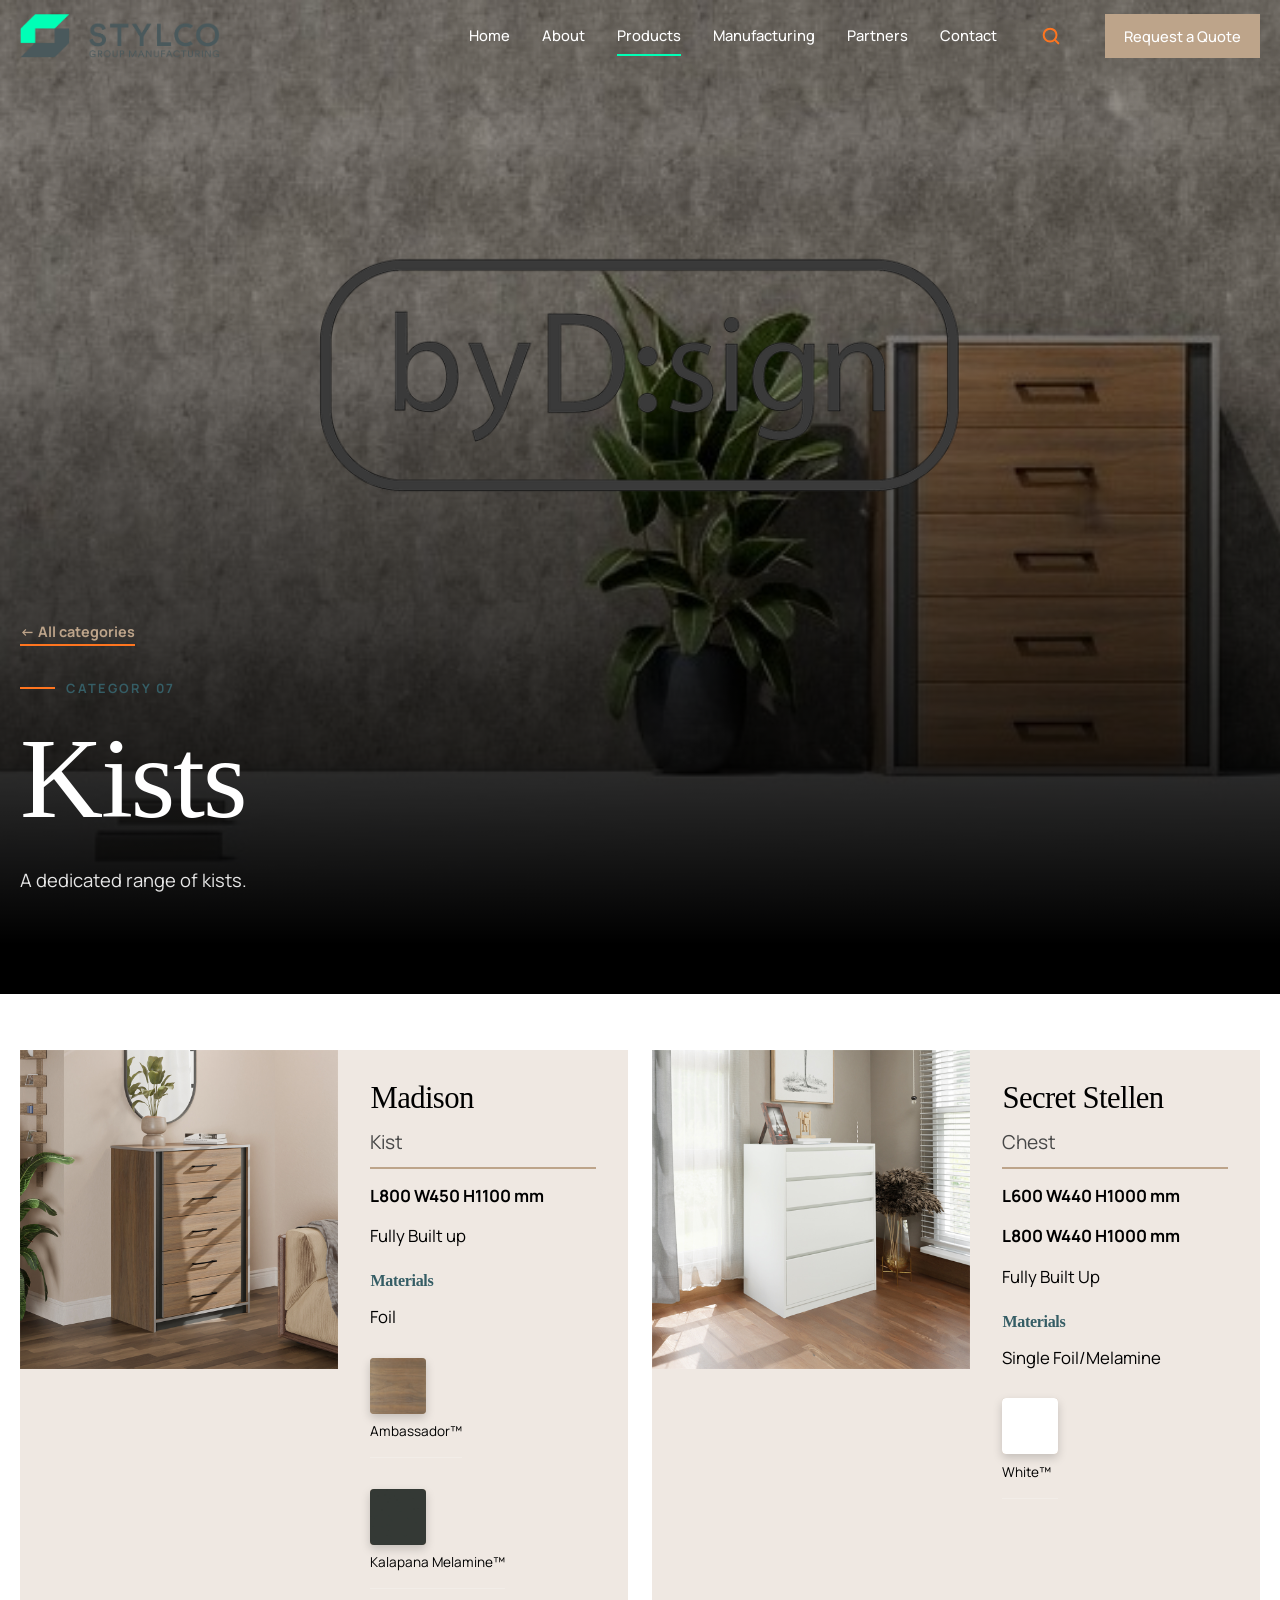
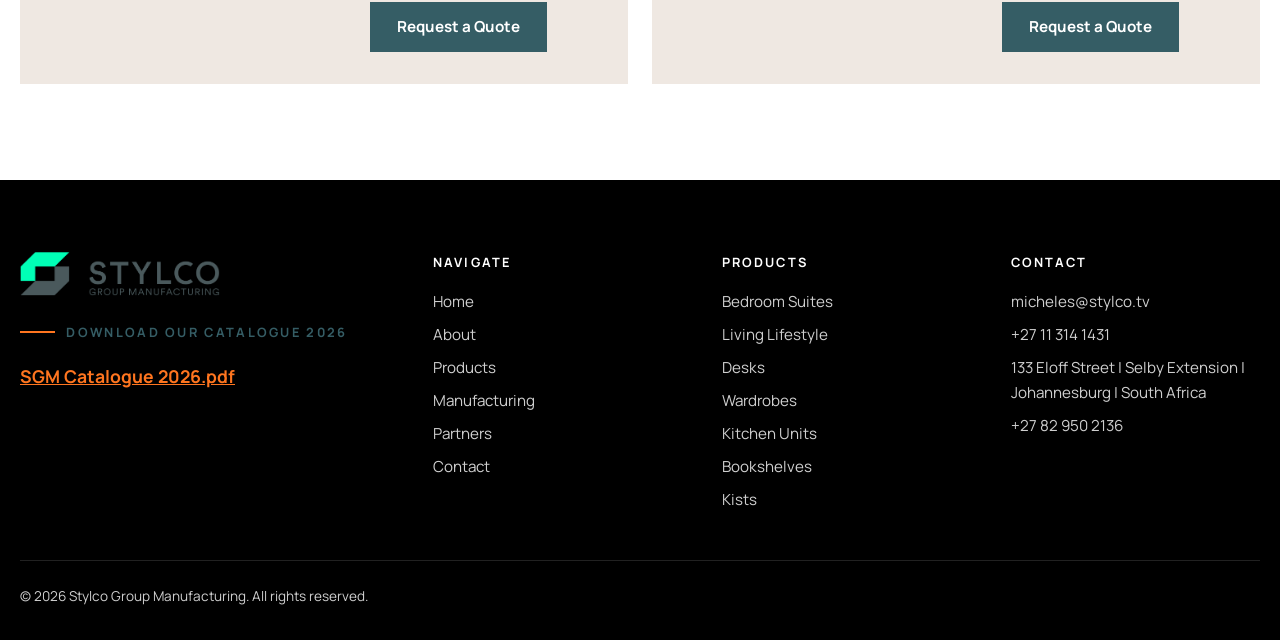
<file: kists.html>
<!DOCTYPE html>
<html lang="en">
<head>
<meta charset="utf-8">
<meta name="viewport" content="width=device-width, initial-scale=1, viewport-fit=cover">
<title>Kists | Stylco Group Manufacturing</title>
<meta name="description" content="Kists from Stylco Group Manufacturing. A dedicated range of kists. Request a quote.">
<meta property="og:title" content="Kists | Stylco Group Manufacturing">
<meta property="og:description" content="A dedicated range of kists.">
<meta property="og:type" content="website">
<link rel="preconnect" href="https://fonts.googleapis.com">
<link rel="stylesheet" href="https://fonts.googleapis.com/css2?family=Fraunces:opsz,wght@9..144,400;9..144,500&family=Manrope:wght@400;500;700&display=swap">
<link rel="stylesheet" href="style.css">
</head>
<body>
<a href="#main" class="skip btn btn-primary">Skip to content</a>
<header id="hdr"><div class="wrap nav">
 <a class="logo" href="index.html#home" aria-label="Stylco Group Manufacturing home"><img src="./images/stylco logo.png" width="200" alt="logo"></a>
 <button class="burger" id="burger" aria-label="Open menu" aria-expanded="false" aria-controls="links"><span></span><span></span></button>
 <nav class="links" id="links" aria-label="Primary">
  <a href="index.html#home">Home</a><a href="index.html#about">About</a><a class="active" href="index.html#products">Products</a><a href="index.html#manufacturing">Manufacturing</a><a href="index.html#partners">Partners</a><a href="index.html#contact">Contact</a>
  <a class="btn btn-primary" href="index.html#contact">Request a Quote</a>
 </nav>
</div></header>
<main id="main">
<section class="hero" id="home">
 <div class="bg" aria-hidden="true">
  <!-- HERO IMAGE: replace the placeholder div below with <img src="images/hero.jpg" alt="" loading="eager"> -->
  <img src="images/kist hero img.jpg" alt="Kists" loading="eager">
 </div>
 <div class="wrap">
     <img src="images/by design.png" alt="Bydesign"  class="bydsign-overlay">
  <a class="back" href="index.html#products">← All categories</a><div class="eyebrow">Category 07</div><h1>Kists</h1><p>A dedicated range of kists.</p>
 </div>
</section>

 <!-- PRODUCTS: copy an <article class="pc"> block to add a product.
      IMAGE: replace the placeholder <div class="ph media"> with <img class="media" src="images/your-photo.jpg" alt="Describe the photo" loading="lazy">
      FINISH SWATCH: replace <span class="chip"></span> with <span class="chip"><img src="images/finish.jpg" alt="Finish name"></span> -->
 <div class="wrap grid2">
  <article class="pc">
   <img class="media" src="images/Madison kist lifestyle.jpg" alt="Madison Kist" loading="lazy">
   <div class="info">
    <h2>Madison</h2><p class="type">Kist</p>
    <p class="dim">L800 W450 H1100 mm</p><p>Fully Built up</p>
    <h3>Materials</h3><p>Foil</p>
    <ul class="sw"><li><span class="chip"><img src="Textures/ambassador.jpg" alt="Ambassador"></span>Ambassador&trade;</li><li><span class="chip"><img src="Textures/kalapana.jpg" alt="Kalapana"></span>Kalapana Melamine&trade;</li></ul>
    <a class="btn btn-dark" href="index.html?category=Kists&amp;product=%5BAdd%20product%20name%5D#contact">Request a Quote</a>
   </div>
  </article>
<article class="pc">
   <img class="media" src="images/Secret Stellen Chest lifestyle.jpg" alt="Secret Stellen Chest" loading="lazy">
   <div class="info">
    <h2>Secret Stellen</h2><p class="type">Chest</p>
    <p class="dim">L600 W440 H1000 mm</p><p class="dim">L800 W440 H1000 mm</p><p>Fully Built Up</p>
    <h3>Materials</h3><p>Single Foil/Melamine</p>
    <ul class="sw"><li><span class="chip"><img src="Textures/White.jpg" alt="Supreme White"></span>White&trade;</li></ul>
    <a class="btn btn-dark" href="index.html?category=Kists&amp;product=%5BAdd%20product%20name%5D#contact">Request a Quote</a>
   </div>
  </article>
 </div>
</main>
<footer><div class="wrap">
 <div class="fgrid">
  <div><a class="logo" href="index.html#home">
     <img src="./images/stylco logo.png" width="200" alt="logo"></a>
      <br><div class="eyebrow">Download our catalogue 2026</div>
  <p class="foot-desc"><a href="SGM Catalogue 2026_ in progress.pdf.pdf" target="_blank"><p class="file">SGM Catalogue 2026.pdf</p></a></p>
  </div>
  <div><h4>Navigate</h4><ul><li><a href="index.html#home">Home</a></li><li><a href="index.html#about">About</a></li><li><a href="index.html#products">Products</a></li><li><a href="index.html#manufacturing">Manufacturing</a></li><li><a href="index.html#partners">Partners</a></li><li><a href="index.html#contact">Contact</a></li></ul></div>
  <div><h4>Products</h4><ul id="fprod"></ul></div>
  <div><h4>Contact</h4><ul id="fcontact"></ul></div>
 </div>
 <div class="copy">© 2026 Stylco Group Manufacturing. All rights reserved.</div>
</div></footer>

<script src="script.js"></script>
</body>
</html>
</file>
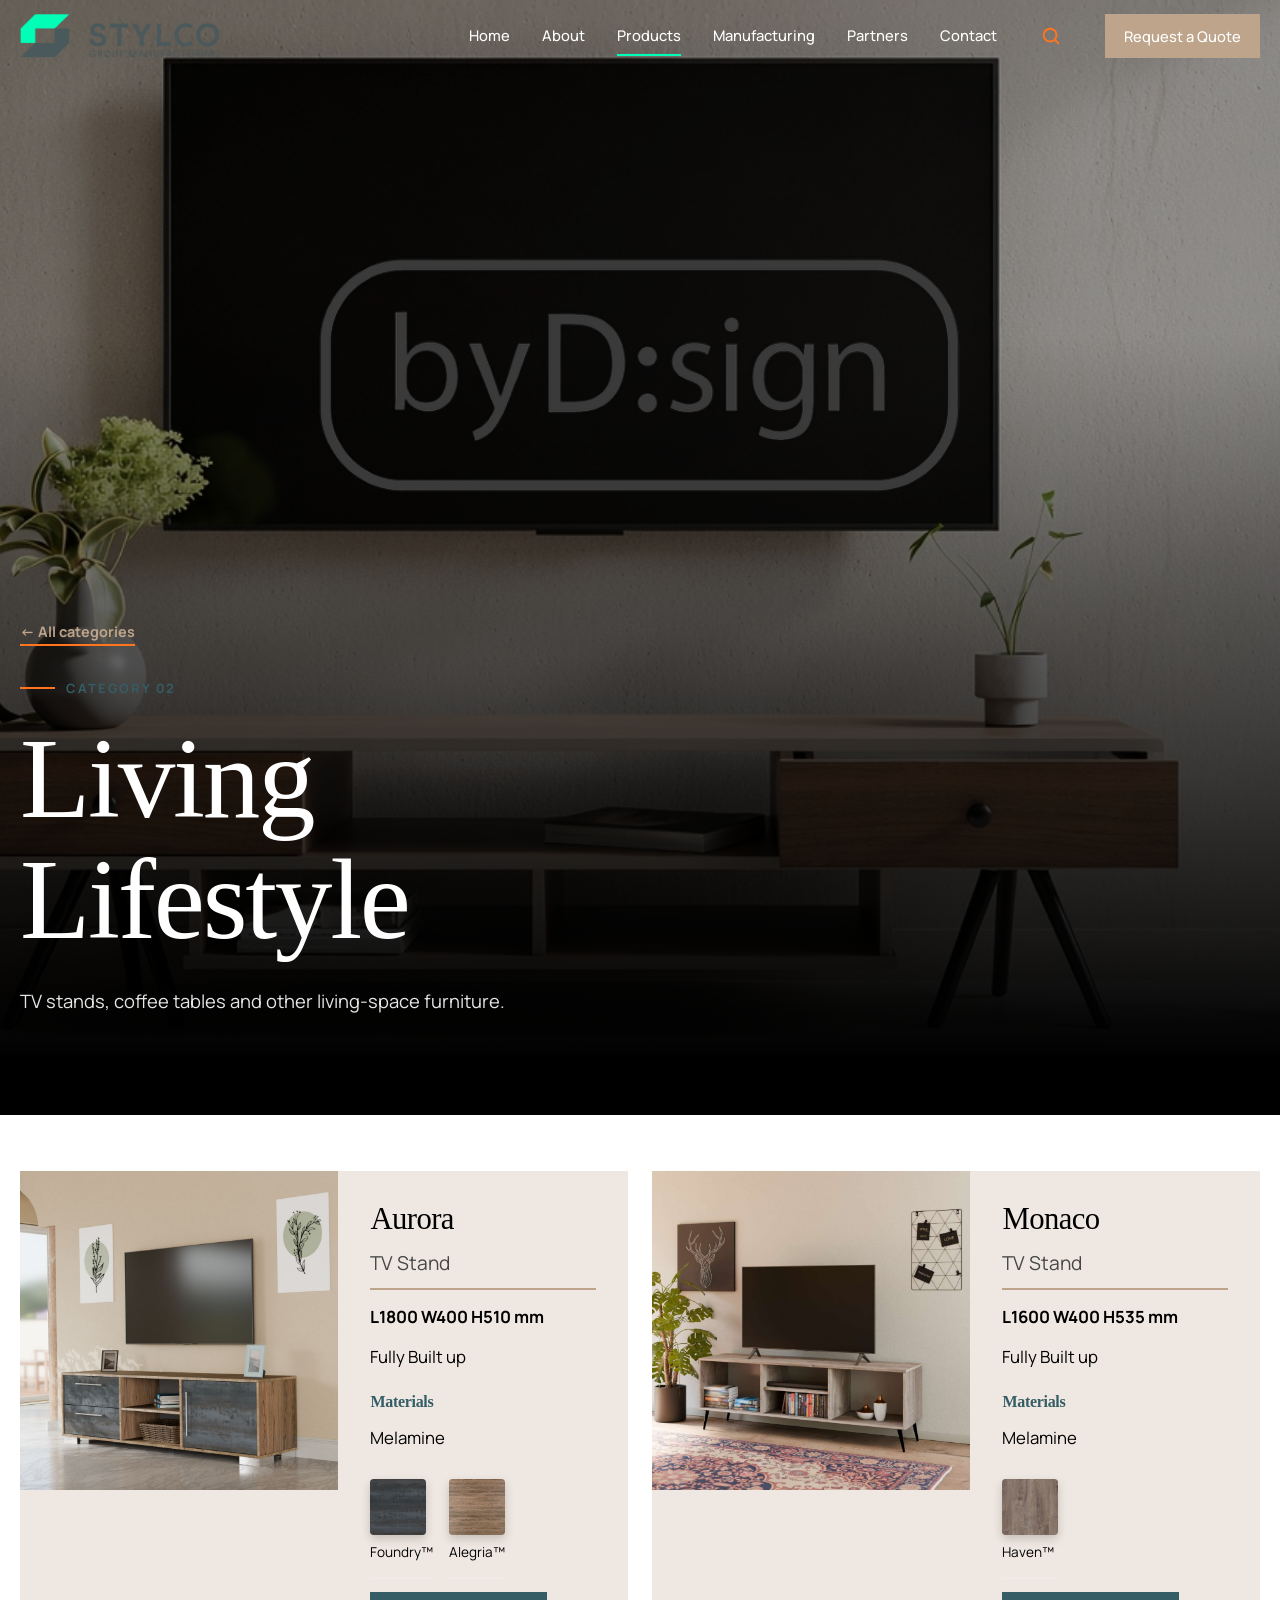
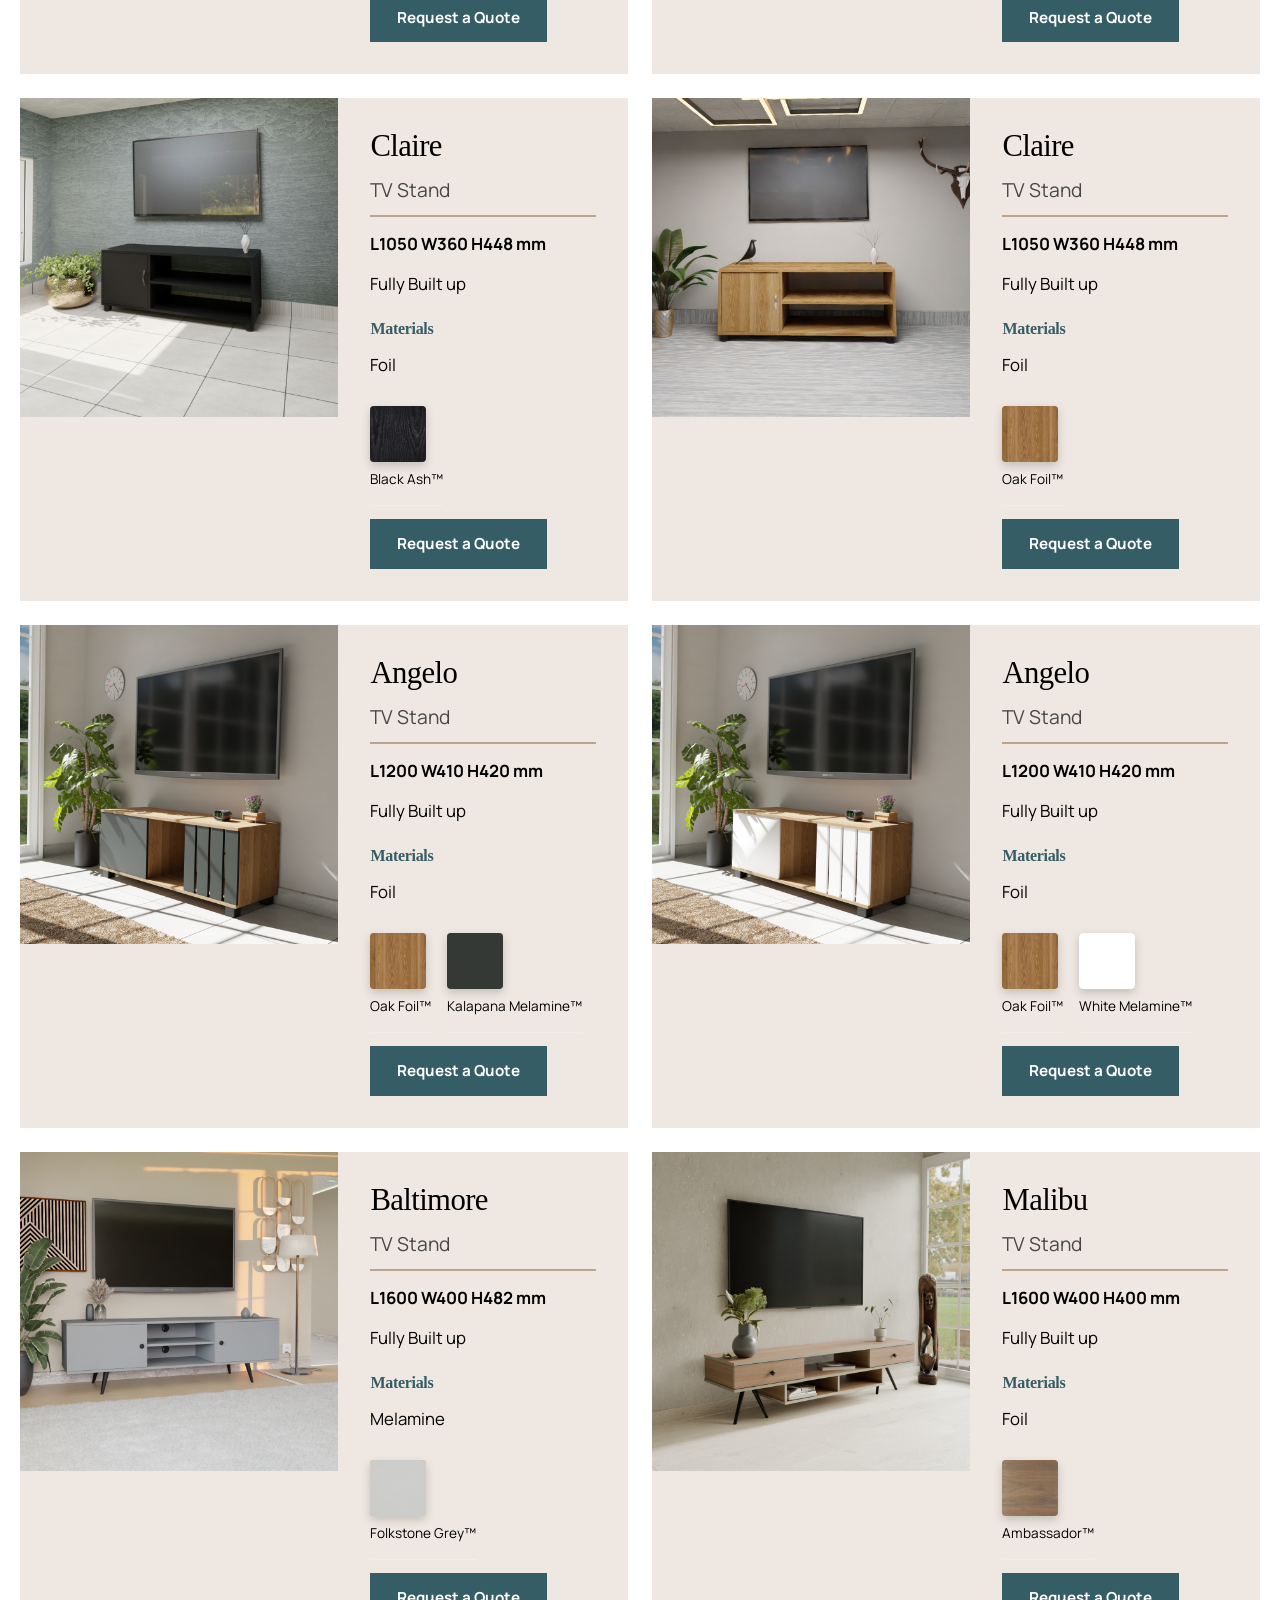
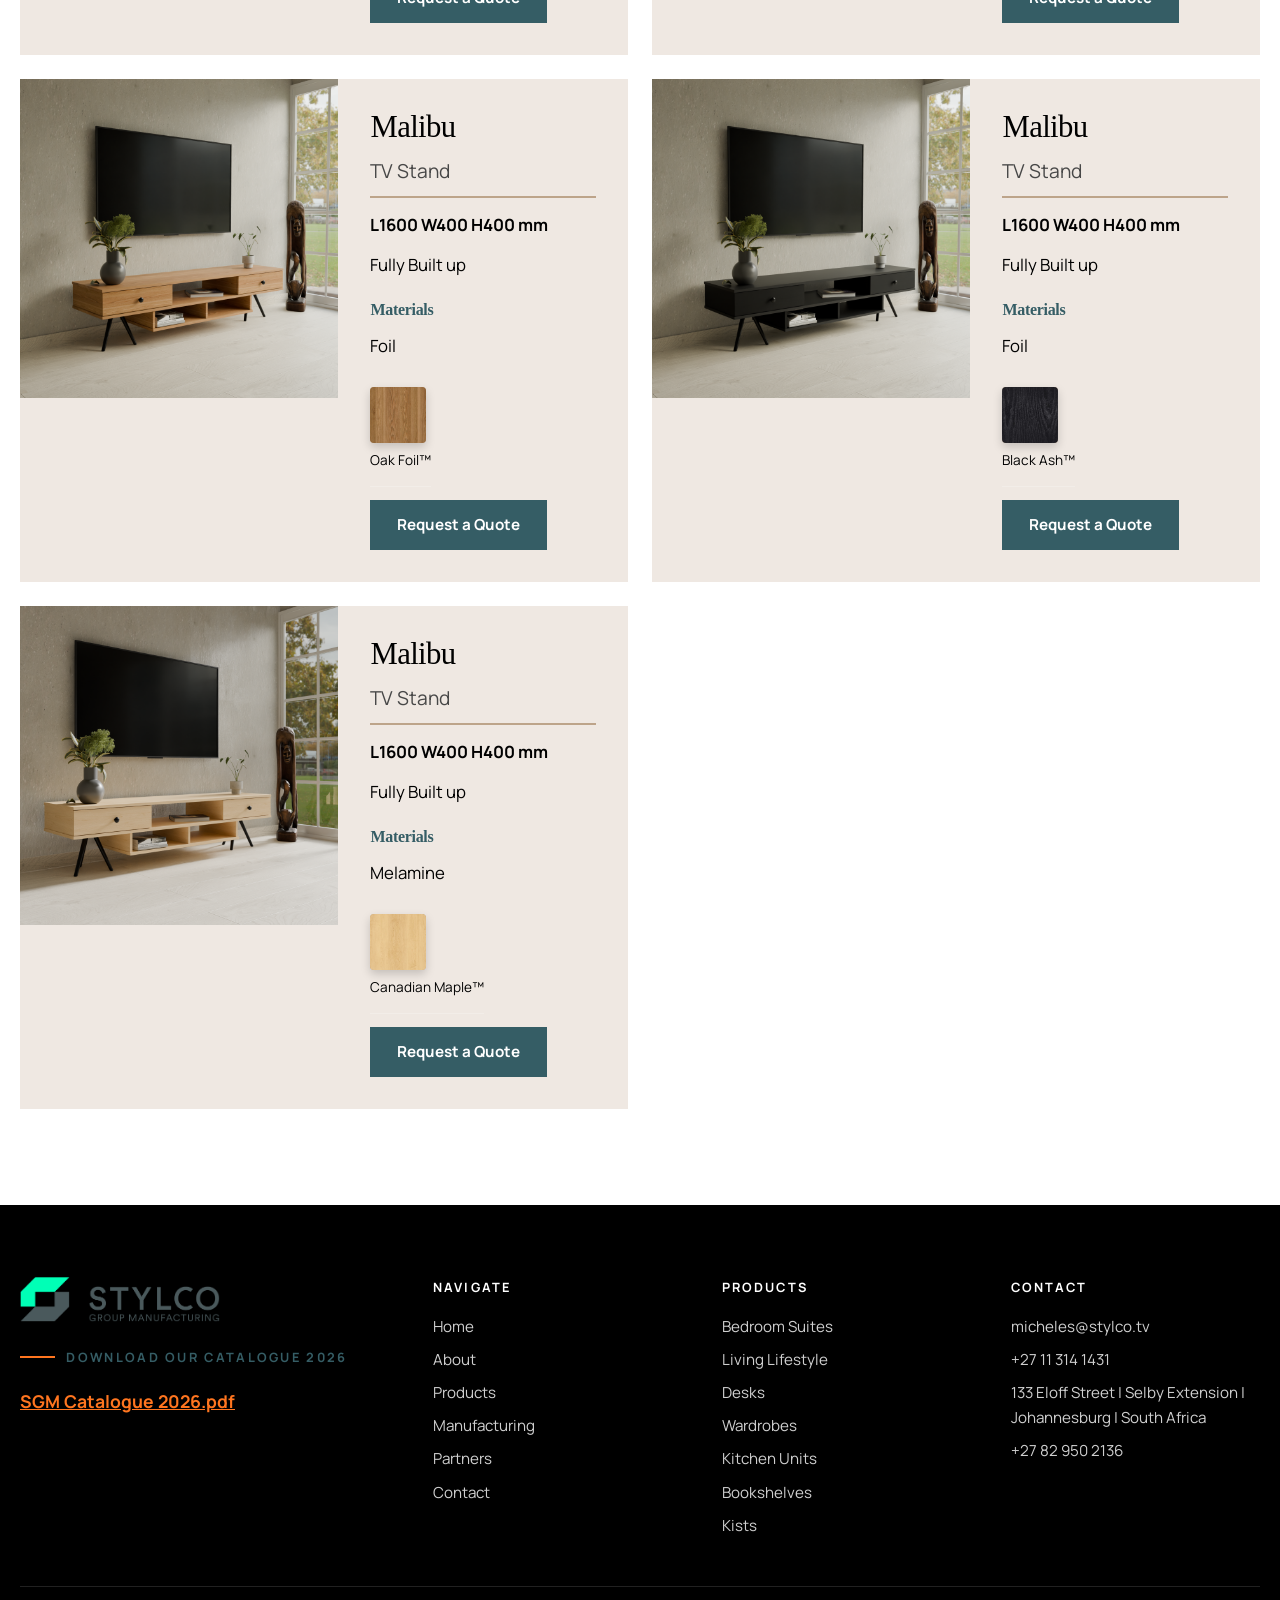
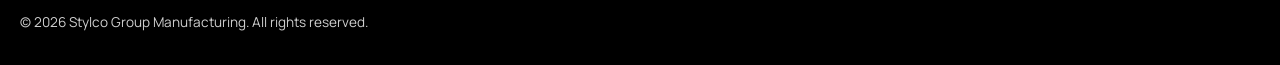
<file: living-lifestyle.html>
<!DOCTYPE html>
<html lang="en">
<head>
<meta charset="utf-8">
<meta name="viewport" content="width=device-width, initial-scale=1, viewport-fit=cover">
<title>Living Lifestyle | Stylco Group Manufacturing</title>
<meta name="description" content="Living Lifestyle from Stylco Group Manufacturing. TV stands, coffee tables and other living-space furniture. Request a quote.">
<meta property="og:title" content="Living Lifestyle | Stylco Group Manufacturing">
<meta property="og:description" content="TV stands, coffee tables and other living-space furniture.">
<meta property="og:type" content="website">
<link rel="preconnect" href="https://fonts.googleapis.com">
<link rel="stylesheet" href="https://fonts.googleapis.com/css2?family=Fraunces:opsz,wght@9..144,400;9..144,500&family=Manrope:wght@400;500;700&display=swap">
<link rel="stylesheet" href="style.css">
</head>
<body>
<a href="#main" class="skip btn btn-primary">Skip to content</a>
<header id="hdr"><div class="wrap nav">
 <a class="logo" href="index.html#home" aria-label="Stylco Group Manufacturing home"><img src="./images/stylco logo.png" width="200" alt="logo"></a>
 <button class="burger" id="burger" aria-label="Open menu" aria-expanded="false" aria-controls="links"><span></span><span></span></button>
 <nav class="links" id="links" aria-label="Primary">
  <a href="index.html#home">Home</a><a href="index.html#about">About</a><a class="active" href="index.html#products">Products</a><a href="index.html#manufacturing">Manufacturing</a><a href="index.html#partners">Partners</a><a href="index.html#contact">Contact</a>
  <a class="btn btn-primary" href="index.html#contact">Request a Quote</a>
 </nav>
</div></header>
<main id="main">
     <section class="hero" id="home">
 <div class="bg" aria-hidden="true">
  <!-- HERO IMAGE: replace the placeholder div below with <img src="images/hero.jpg" alt="" loading="eager"> -->
  <img src="images/living hero img.jpg" alt="Living Lifestyle" loading="eager">
 </div>
 <div class="wrap">
     <img src="images/by design.png" alt="Bydesign"  class="bydsign-overlay">
 <a class="back" href="index.html#products">← All categories</a><div class="eyebrow">Category 02</div><h1>Living Lifestyle</h1><p>TV stands, coffee tables and other living-space furniture.</p>
 </div>
</section>
 
 <!-- PRODUCTS: copy an <article class="pc"> block to add a product.
      IMAGE: replace the placeholder <div class="ph media"> with <img class="media" src="images/your-photo.jpg" alt="Describe the photo" loading="lazy">
      FINISH SWATCH: replace <span class="chip"></span> with <span class="chip"><img src="images/finish.jpg" alt="Finish name"></span> -->
 <div class="wrap grid2">
  <article class="pc">
  <img class="media" src="images/aurora-image2.jpg" alt="Aurora" loading="lazy">
   <div class="info">
    <h2>Aurora</h2><p class="type">TV Stand</p>
    <p class="dim">L1800 W400 H510 mm</p><p>Fully Built up</p>
    <h3>Materials</h3><p>Melamine</p>
    <ul class="sw"><li><span class="chip"><img src="Textures/Foundry.jpg" alt="Foundry"></span>Foundry&trade;</li><li><span class="chip"><img src="Textures/Alegria.jpg" alt="Alegria"></span>Alegria&trade;</li></ul>
    <a class="btn btn-dark" href="index.html?category=Living%20Lifestyle&amp;product=TV%20Stand#contact">Request a Quote</a>
   </div>
  </article>
  <article class="pc">
   <img class="media" src="images/Monaco tv stand.png" alt="Monaco" loading="lazy">
   <div class="info">
    <h2>Monaco</h2><p class="type">TV Stand</p>
    <p class="dim">L1600 W400 H535 mm</p><p>Fully Built up</p>
    <h3>Materials</h3><p>Melamine</p>
    <ul class="sw"><li><span class="chip"><img src="Textures/Haven.jpg" alt="Haven"></span>Haven&trade;</li></ul>
    <a class="btn btn-dark" href="index.html?category=Living%20Lifestyle&amp;product=Coffee%20Table#contact">Request a Quote</a>
   </div>
  </article>
  <article class="pc">
   <img class="media" src="images/Claire tv stand black.png" alt="Claire" loading="lazy">
   <div class="info">
    <h2>Claire</h2><p class="type">TV Stand</p>
    <p class="dim">L1050 W360 H448 mm</p><p>Fully Built up</p>
    <h3>Materials</h3><p>Foil</p>
    <ul class="sw"><li><span class="chip"><img src="Textures/black ash.jpg" alt="Black Ash"></span>Black Ash&trade;</li></ul>
    <a class="btn btn-dark" href="index.html?category=Living%20Lifestyle&amp;product=%5BAdd%20product%20name%5D#contact">Request a Quote</a>
   </div>
  </article>
  <article class="pc">
   <img class="media" src="images/Claire TV Stand render lifestyle_Oak VG.jpg" alt="Claire" loading="lazy">
   <div class="info">
    <h2>Claire</h2><p class="type">TV Stand</p>
    <p class="dim">L1050 W360 H448 mm</p><p>Fully Built up</p>
    <h3>Materials</h3><p>Foil</p>
    <ul class="sw"><li><span class="chip"><img src="Textures/Lake city Oak VG Rec.png" alt="Oak Foil"></span>Oak Foil&trade;</li></ul>
    <a class="btn btn-dark" href="index.html?category=Living%20Lifestyle&amp;product=%5BAdd%20product%20name%5D#contact">Request a Quote</a>
   </div>
  </article>
  <article class="pc">
  <img class="media" src="images/Angelo Slatted TV Stand Render 5.2.png" alt="Angelo tv stand" loading="lazy">
   <div class="info">
    <h2>Angelo</h2><p class="type">TV Stand</p>
    <p class="dim">L1200 W410 H420 mm</p><p>Fully Built up</p>
    <h3>Materials</h3><p>Foil</p>
    <ul class="sw"><li><span class="chip"><img src="Textures/Lake city Oak VG Rec.png" alt="Oak Foil"></span>Oak Foil&trade;</li><li><span class="chip"><img src="Textures/kalapana.jpg" alt="Kalapana Melamine"></span>Kalapana Melamine&trade;</li></ul>
    <a class="btn btn-dark" href="index.html?category=Living%20Lifestyle&amp;product=TV%20Stand#contact">Request a Quote</a>
   </div>
  </article>
  <article class="pc">
  <img class="media" src="images/Angelo Slatted TV Stand Render 6.2.png" alt="Angelo tv stand" loading="lazy">
   <div class="info">
    <h2>Angelo</h2><p class="type">TV Stand</p>
    <p class="dim">L1200 W410 H420 mm</p><p>Fully Built up</p>
    <h3>Materials</h3><p>Foil</p>
    <ul class="sw"><li><span class="chip"><img src="Textures/Lake city Oak VG Rec.png" alt="Oak Foil"></span>Oak Foil&trade;</li><li><span class="chip"><img src="Textures/White.jpg" alt="White Melamine"></span>White Melamine&trade;</li></ul>
    <a class="btn btn-dark" href="index.html?category=Living%20Lifestyle&amp;product=TV%20Stand#contact">Request a Quote</a>
   </div>
  </article>
  <article class="pc">
  <img class="media" src="images/Baltimore TV Stand.png" alt="Baltimore tv stand" loading="lazy">
   <div class="info">
    <h2>Baltimore</h2><p class="type">TV Stand</p>
    <p class="dim">L1600 W400 H482 mm</p><p>Fully Built up</p>
    <h3>Materials</h3><p>Melamine</p>
    <ul class="sw"><li><span class="chip"><img src="Textures/folkstone-grey.jpg" alt="Folkstone Grey Melamine"></span>Folkstone Grey&trade;</li></ul>
    <a class="btn btn-dark" href="index.html?category=Living%20Lifestyle&amp;product=TV%20Stand#contact">Request a Quote</a>
   </div>
  </article>
  <article class="pc">
  <img class="media" src="images/Malibu TV Stand render ambassador render lifestyle.png" alt="Malibu tv stand" loading="lazy">
   <div class="info">
    <h2>Malibu</h2><p class="type">TV Stand</p>
    <p class="dim">L1600 W400 H400 mm</p><p>Fully Built up</p>
    <h3>Materials</h3><p>Foil</p>
    <ul class="sw"><li><span class="chip"><img src="Textures/ambassador.jpg" alt="Ambassador"></span>Ambassador&trade;</li></ul>
    <a class="btn btn-dark" href="index.html?category=Living%20Lifestyle&amp;product=TV%20Stand#contact">Request a Quote</a>
   </div>
  </article>
  <article class="pc">
  <img class="media" src="images/Malibu TV Stand render Ok Foil lifestyle1.png" alt="Malibu tv stand" loading="lazy">
   <div class="info">
    <h2>Malibu</h2><p class="type">TV Stand</p>
    <p class="dim">L1600 W400 H400 mm</p><p>Fully Built up</p>
    <h3>Materials</h3><p>Foil</p>
    <ul class="sw"><li><span class="chip"><img src="Textures/Lake city Oak VG Rec.png" alt="Oak Foil"></span>Oak Foil&trade;</li></ul>
    <a class="btn btn-dark" href="index.html?category=Living%20Lifestyle&amp;product=TV%20Stand#contact">Request a Quote</a>
   </div>
  </article>
  <article class="pc">
  <img class="media" src="images/Malibu TV Stand render Black render lifestyle.png" alt="Malibu tv stand" loading="lazy">
   <div class="info">
    <h2>Malibu</h2><p class="type">TV Stand</p>
    <p class="dim">L1600 W400 H400 mm</p><p>Fully Built up</p>
    <h3>Materials</h3><p>Foil</p>
    <ul class="sw"><li><span class="chip"><img src="Textures/black ash.jpg" alt="Black Ash"></span>Black Ash&trade;</li></ul>
    <a class="btn btn-dark" href="index.html?category=Living%20Lifestyle&amp;product=TV%20Stand#contact">Request a Quote</a>
   </div>
  </article>
  <article class="pc">
  <img class="media" src="images/Malibu render maple.png" alt="Malibu tv stand" loading="lazy">
   <div class="info">
    <h2>Malibu</h2><p class="type">TV Stand</p>
    <p class="dim">L1600 W400 H400 mm</p><p>Fully Built up</p>
    <h3>Materials</h3><p>Melamine</p>
    <ul class="sw"><li><span class="chip"><img src="Textures/Canadian-Maple.jpg" alt="Canadian Maple"></span>Canadian Maple&trade;</li></ul>
    <a class="btn btn-dark" href="index.html?category=Living%20Lifestyle&amp;product=TV%20Stand#contact">Request a Quote</a>
   </div>
  </article>
 </div>
</main>
<footer><div class="wrap">
 <div class="fgrid">
  <div><a class="logo" href="#home">
     <img src="./images/stylco logo.png" width="200" alt="logo"></a>
      <br><div class="eyebrow">Download our catalogue 2026</div>
  <p class="foot-desc"><a href="SGM Catalogue 2026_ in progress.pdf.pdf" target="_blank"><p class="file">SGM Catalogue 2026.pdf</p></a></p>
  </div>
  <div><h4>Navigate</h4><ul><li><a href="index.html#home">Home</a></li><li><a href="index.html#about">About</a></li><li><a href="index.html#products">Products</a></li><li><a href="index.html#manufacturing">Manufacturing</a></li><li><a href="index.html#partners">Partners</a></li><li><a href="index.html#contact">Contact</a></li></ul></div>
  <div><h4>Products</h4><ul id="fprod"></ul></div>
  <div><h4>Contact</h4><ul id="fcontact"></ul></div>
 </div>
 <div class="copy">© 2026 Stylco Group Manufacturing. All rights reserved.</div>
</div></footer>


<script src="script.js"></script>
</body>
</html>
</file>
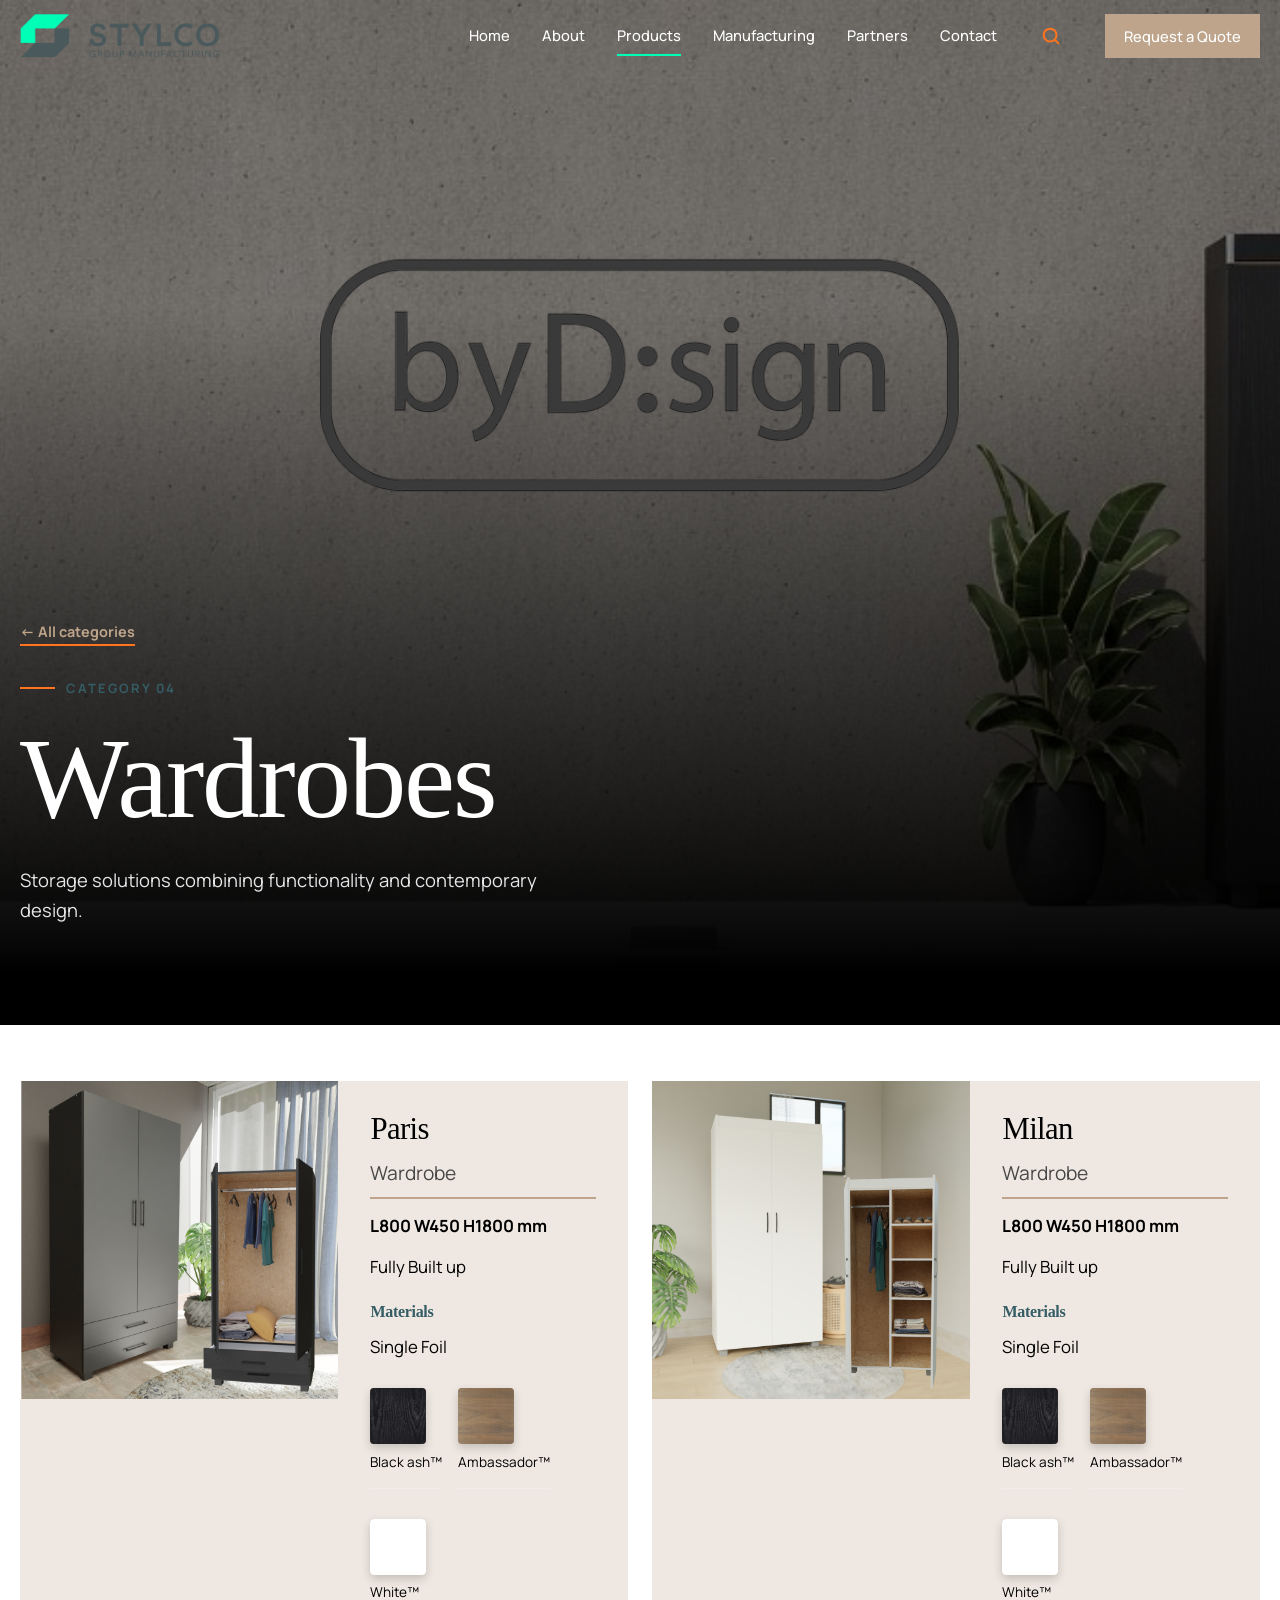
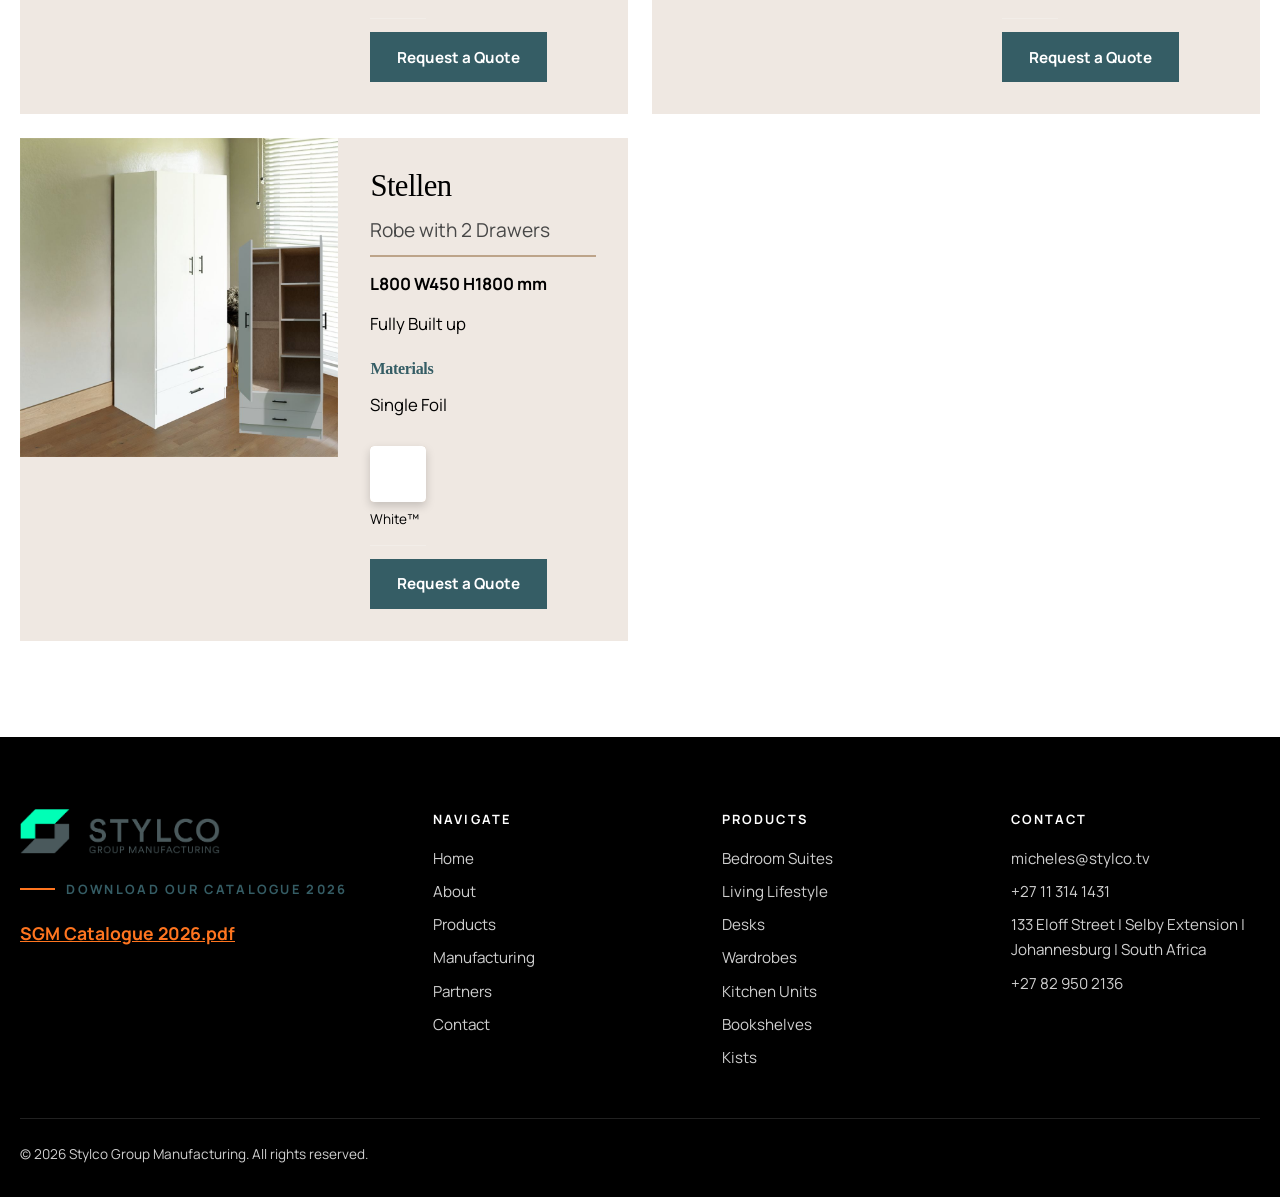
<file: wardrobes.html>
<!DOCTYPE html>
<html lang="en">
<head>
<meta charset="utf-8">
<meta name="viewport" content="width=device-width, initial-scale=1, viewport-fit=cover">
<title>Wardrobes | Stylco Group Manufacturing</title>
<meta name="description" content="Wardrobes from Stylco Group Manufacturing. Storage solutions combining functionality and contemporary design. Request a quote.">
<meta property="og:title" content="Wardrobes | Stylco Group Manufacturing">
<meta property="og:description" content="Storage solutions combining functionality and contemporary design.">
<meta property="og:type" content="website">
<link rel="preconnect" href="https://fonts.googleapis.com">
<link rel="stylesheet" href="https://fonts.googleapis.com/css2?family=Fraunces:opsz,wght@9..144,400;9..144,500&family=Manrope:wght@400;500;700&display=swap">
<link rel="stylesheet" href="style.css">
</head>
<body>
<a href="#main" class="skip btn btn-primary">Skip to content</a>
<header id="hdr"><div class="wrap nav">
 <a class="logo" href="index.html#home" aria-label="Stylco Group Manufacturing home"><img src="./images/stylco logo.png" width="200" alt="logo"></a>
 <button class="burger" id="burger" aria-label="Open menu" aria-expanded="false" aria-controls="links"><span></span><span></span></button>
 <nav class="links" id="links" aria-label="Primary">
  <a href="index.html#home">Home</a><a href="index.html#about">About</a><a class="active" href="index.html#products">Products</a><a href="index.html#manufacturing">Manufacturing</a><a href="index.html#partners">Partners</a><a href="index.html#contact">Contact</a>
  <a class="btn btn-primary" href="index.html#contact">Request a Quote</a>
 </nav>
</div></header>
<main id="main">
<section class="hero" id="home">
 <div class="bg" aria-hidden="true">
  <!-- HERO IMAGE: replace the placeholder div below with <img src="images/hero.jpg" alt="" loading="eager"> -->
  <img src="images/robe hero img.jpg" alt="Wardrobe" loading="eager">
 </div>
 <div class="wrap">
     <img src="images/by design.png" alt="Bydesign"  class="bydsign-overlay">
  <a class="back" href="index.html#products">← All categories</a><div class="eyebrow">Category 04</div><h1>Wardrobes</h1><p>Storage solutions combining functionality and contemporary design.</p>
 </div>
</section>
 <!-- PRODUCTS: copy an <article class="pc"> block to add a product.
      IMAGE: replace the placeholder <div class="ph media"> with <img class="media" src="images/your-photo.jpg" alt="Describe the photo" loading="lazy">
      FINISH SWATCH: replace <span class="chip"></span> with <span class="chip"><img src="images/finish.jpg" alt="Finish name"></span> -->
 <div class="wrap grid2">
  <article class="pc">
   <img class="media" src="images/Paris robe.png" alt="Paris Robe" loading="lazy">
   <div class="info">
    <h2>Paris</h2><p class="type">Wardrobe</p>
    <p class="dim">L800 W450 H1800 mm</p><p>Fully Built up</p>
    <h3>Materials</h3><p>Single Foil</p>
    <ul class="sw"><li><span class="chip"><img src="Textures/black ash.jpg" alt="Black ash"></span>Black ash&trade;</li><li><span class="chip"><img src="Textures/ambassador.jpg" alt="Ambassador"></span>Ambassador&trade;</li><li><span class="chip"><img src="Textures/White.jpg" alt="White"></span>White&trade;</li></ul>
    <a class="btn btn-dark" href="index.html?category=Wardrobes&amp;product=%5BAdd%20product%20name%5D#contact">Request a Quote</a>
   </div>
  </article>
  <article class="pc">
   <img class="media" src="images/Milan robe.png" alt="Milan Robe" loading="lazy">
   <div class="info">
    <h2>Milan</h2><p class="type">Wardrobe</p>
    <p class="dim">L800 W450 H1800 mm</p><p>Fully Built up</p>
    <h3>Materials</h3><p>Single Foil</p>
    <ul class="sw"><li><span class="chip"><img src="Textures/black ash.jpg" alt="Black ash"></span>Black ash&trade;</li><li><span class="chip"><img src="Textures/ambassador.jpg" alt="Ambassador"></span>Ambassador&trade;</li><li><span class="chip"><img src="Textures/White.jpg" alt="White"></span>White&trade;</li></ul>
    <a class="btn btn-dark" href="index.html?category=Wardrobes&amp;product=%5BAdd%20product%20name%5D#contact">Request a Quote</a>
   </div>
  </article>
   <article class="pc">
   <img class="media" src="images/Stellen Robe.jpg" alt="2 Draws with shelves  Stellen Robe" loading="lazy">
   <div class="info">
    <h2>Stellen</h2><p class="type">Robe with 2 Drawers</p>
    <p class="dim">L800 W450 H1800 mm</p><p>Fully Built up</p>
    <h3>Materials</h3><p>Single Foil</p>
    <ul class="sw"><li><span class="chip"><img src="Textures/White.jpg" alt="White"></span>White&trade;</li></ul>
    <a class="btn btn-dark" href="index.html?category=Wardrobes&amp;product=%5BAdd%20product%20name%5D#contact">Request a Quote</a>
   </div>
  </article>
 </div>
</main>
<footer><div class="wrap">
 <div class="fgrid">
  <div><a class="logo" href="index.html#home">
     <img src="./images/stylco logo.png" width="200" alt="logo"></a>
      <br><div class="eyebrow">Download our catalogue 2026</div>
  <p class="foot-desc"><a href="SGM Catalogue 2026_ in progress.pdf.pdf" target="_blank"><p class="file">SGM Catalogue 2026.pdf</p></a></p></div>
  <div><h4>Navigate</h4><ul><li><a href="index.html#home">Home</a></li><li><a href="index.html#about">About</a></li><li><a href="index.html#products">Products</a></li><li><a href="index.html#manufacturing">Manufacturing</a></li><li><a href="index.html#partners">Partners</a></li><li><a href="index.html#contact">Contact</a></li></ul></div>
  <div><h4>Products</h4><ul id="fprod"></ul></div>
  <div><h4>Contact</h4><ul id="fcontact"></ul></div>
 </div>
 <div class="copy">© 2026 Stylco Group Manufacturing. All rights reserved.</div>
</div></footer>
<script src="script.js"></script>
</body>
</html>
</file>
<file: style.css>
/* ==========================================================
   CSS variables / brand colours
   ========================================================== */
:root{
  /* Brand colours */
  --teal:#355D65;--mint:#00FFB6;--black:#000000;--white:#FFFFFF;--sand:#bda48a;--orange:#FF751F;
  /* Tints derived from the brand colours */
  --paper:color-mix(in srgb,var(--sand) 25%,var(--white));
  --muted:color-mix(in srgb,var(--black) 72%,var(--white));
  --error:color-mix(in srgb,var(--orange) 70%,var(--black));
  --bg:var(--white);--fg:var(--black);
  --serif:Poppins,Georgia,serif;--sans:'Manrope',system-ui,Poppins;
  box-sizing:border-box;padding-top:env(safe-area-inset-top,0px);padding-bottom:env(safe-area-inset-bottom,0px)}
*,*::before,*::after{box-sizing:inherit}
/* ==========================================================
   Reset
   ========================================================== */
html{scroll-behavior:smooth;scroll-padding-top:80px}
body{margin:0;background:var(--bg);color:var(--fg);font:400 1.05rem/1.65 var(--sans);-webkit-font-smoothing:antialiased}
img{max-width:100%;display:block}
a{color:inherit}
:focus-visible{outline:3px solid var(--mint);outline-offset:3px}
.wrap{width:min(1280px,100% - 2.5rem);margin-inline:auto}
section{padding:clamp(4rem,9vw,8rem) 0}
/* ==========================================================
   Typography
   ========================================================== */
h1,h2,h3{font-family:var(--serif);font-weight:400;line-height:1.05;margin:0;letter-spacing:-.02em}
h2{font-size:clamp(2.2rem,5vw,4rem)}
.eyebrow{font-size:.8rem;letter-spacing:.18em;text-transform:uppercase;font-weight:700;color:var(--teal);display:flex;gap:.7rem;align-items:center;margin-bottom:1.2rem}
.eyebrow::before{content:"";width:2.2rem;height:2px;background:var(--orange)}
.dark .eyebrow{color:var(--sand)}
.btn{display:inline-flex;align-items:center;justify-content:center;min-height:48px;padding:.85rem 1.6rem;font:700 .95rem var(--sans);text-decoration:none;border:1.5px solid transparent;cursor:pointer;transition:transform .25s,background .25s,color .25s}
.btn-primary{background:var(--sand);color:var(--black)}.btn-primary:hover{transform:translateY(-2px);background:var(--white)}
.btn-ghost{border-color:currentColor;color:var(--white);background:transparent}.btn-ghost:hover{background:var(--white);color:var(--black)}
.btn-dark{background:var(--teal);color:var(--white)}.btn-dark:hover{background:var(--black)}
/* ==========================================================
   Placeholder imagery
   ========================================================== */

.ph{position:relative;width:100%;height:100%;min-height:240px;background:linear-gradient(135deg,var(--teal),color-mix(in srgb,var(--teal) 55%,var(--black)));overflow:hidden;display:flex;align-items:flex-end}
.ph::before{content:"";position:absolute;inset:0;background:repeating-linear-gradient(115deg,transparent 0 38px,color-mix(in srgb,var(--sand) 8%,transparent) 38px 40px)}
.ph span{position:relative;margin:1rem;font-size:.72rem;letter-spacing:.14em;text-transform:uppercase;color:var(--sand);border:1px solid color-mix(in srgb,var(--sand) 50%,transparent);padding:.3rem .6rem}
.ph.sand{background:linear-gradient(135deg,var(--sand),color-mix(in srgb,var(--sand) 85%,var(--black)))}.ph.sand span{color:var(--teal);border-color:color-mix(in srgb,var(--teal) 50%,transparent)}
.ph.sand::before{background:repeating-linear-gradient(115deg,transparent 0 38px,color-mix(in srgb,var(--teal) 10%,transparent) 38px 40px)}
.ph img{position:absolute;inset:0;width:100%;height:100%;object-fit:cover}
/* ==========================================================
   Navigation
   ========================================================== */

header{position:fixed;inset:0 0 auto;z-index:50;padding-top:env(safe-area-inset-top,0px);transition:background .35s,box-shadow .35s}
header.solid{background:color-mix(in srgb,var(--black) 92%,transparent);backdrop-filter:blur(10px)}
.nav{display:flex;align-items:center;justify-content:space-between;height:72px}
.logo{font:700 1.05rem var(--sans);letter-spacing:.14em;text-decoration:none;color:var(--white);text-transform:uppercase}
.logo b{color:var(--mint)}
.links{display:flex;gap:2rem;align-items:center}
.links a{color:var(--white);text-decoration:none;font-size:.92rem;font-weight:500;padding:.4rem 0;border-bottom:2px solid transparent}
.links a:hover,.links a.active{border-color:var(--mint)}
.links .btn{border:0;padding:.6rem 1.2rem;min-height:44px}
.burger{display:none;background:none;border:0;color:var(--white);width:48px;height:48px;cursor:pointer}
.burger span{display:block;width:24px;height:2px;background:currentColor;margin:6px auto;transition:.3s}
@media(max-width:900px){
 .burger{display:block}
 .links{position:fixed;inset:0;background:var(--black);flex-direction:column;justify-content:center;gap:1.6rem;font-size:1.4rem;transform:translateY(-100%);transition:transform .45s;visibility:hidden}
 .links.open{transform:none;visibility:visible}
 .links a{font:400 2rem var(--serif)}
 .burger{position:relative;z-index:2}
}
/* ==========================================================
   Hero
   ========================================================== */

.hero{min-height:100svh;background:var(--black);color:var(--white);display:flex;align-items:flex-end;position:relative;padding:7rem 0 4rem;overflow:hidden}
.hero .bg{position:absolute;inset:0;opacity:.85}
.hero .bg .ph{min-height:100%}
.hero .bg img,.about .img img{width:100%;height:100%;object-fit:cover}
.hero::after{content:"";position:absolute;inset:0;background:linear-gradient(to top,var(--black) 5%,color-mix(in srgb,var(--black) 20%,transparent) 70%)}
.hero .wrap{position:relative;z-index:2}
.hero h1{font-size:clamp(3rem,9vw,8rem);max-width:12ch}
.hero h1 em{color:var(--sand);font-style:normal}
.hero p{max-width:52ch;font-size:1.15rem;color:color-mix(in srgb,var(--white) 90%,var(--black));margin:1.6rem 0 2.2rem}
.cta{display:flex;flex-wrap:wrap;gap:1rem}
.scroll{position:absolute;right:max(1.25rem,5vw);bottom:3rem;z-index:2;writing-mode:vertical-rl;font-size:.72rem;letter-spacing:.2em;text-transform:uppercase;color:var(--sand);display:flex;align-items:center;gap:.8rem}
.scroll::after{content:"";width:1px;height:60px;background:var(--mint);animation:drop 2s infinite}
@keyframes drop{0%{transform:scaleY(0);transform-origin:top}50%{transform:scaleY(1);transform-origin:top}51%{transform-origin:bottom}100%{transform:scaleY(0);transform-origin:bottom}}
.line{display:block;overflow:hidden}.line>span{display:block;animation:up 1s cubic-bezier(.2,.7,.2,1) both}
.line:nth-child(2)>span{animation-delay:.12s}.line:nth-child(3)>span{animation-delay:.24s}
@keyframes up{from{transform:translateY(105%)}}
/* ==========================================================
   Mission
   ========================================================== */

.mission{background:var(--teal);color:var(--white)}
.mission .grid{display:grid;grid-template-columns:1fr 1.2fr;gap:4rem;align-items:start}
.mission h2{color:var(--white)}
.mission p{font-size:1.25rem;margin:0 0 2rem}
.values{display:flex;flex-wrap:wrap;gap:.6rem}
.values li{list-style:none;border:1px solid color-mix(in srgb,var(--white) 40%,transparent);padding:.45rem 1rem;font-size:.9rem}
.values{padding:0;margin:0}
/* ==========================================================
   About
   ========================================================== */

.about .grid{display:grid;grid-template-columns:1fr 1fr;gap:clamp(2rem,6vw,6rem);align-items:center}
.about .img{aspect-ratio:4/5}
.about p{color:color-mix(in srgb,var(--black) 80%,var(--white))}
.caps{list-style:none;padding:0;margin:2rem 0;border-top:1px solid color-mix(in srgb,var(--black) 13%,transparent)}
.caps li{display:flex;gap:1.2rem;padding:1rem 0;border-bottom:1px solid color-mix(in srgb,var(--black) 13%,transparent);font-weight:700}
.caps small{color:var(--orange);font-size:.85rem;min-width:2rem}
/* ==========================================================
   Products
   ========================================================== */

.products{background:var(--paper)}
.head{display:flex;justify-content:space-between;align-items:end;gap:2rem;flex-wrap:wrap;margin-bottom:3rem}
.head p{max-width:40ch;margin:0;color:var(--muted)}
.pgrid{display:grid;grid-template-columns:repeat(12,1fr);gap:1.25rem}
.card{position:relative;overflow:hidden;background:var(--black);color:var(--white);border:0;padding:0;text-align:left;cursor:pointer;min-height:420px;grid-column:span 4;font:inherit}
.card:nth-child(1){grid-column:span 7;min-height:560px}.card:nth-child(2){grid-column:span 5;min-height:560px}
.card:nth-child(6){grid-column:span 5}.card:nth-child(7){grid-column:span 7}
.card .media{position:absolute;inset:0;width:100%;height:100%;object-fit:cover;transition:transform .9s cubic-bezier(.2,.7,.2,1)}
.card:hover .media,.card:focus-visible .media{transform:scale(1.07)}
.card::after{content:"";position:absolute;inset:0;background:linear-gradient(to top,color-mix(in srgb,var(--black) 85%,transparent),transparent 60%)}
.card .txt{position:absolute;z-index:2;left:0;right:0;bottom:0;padding:1.6rem}
.card .n{font-size:.8rem;letter-spacing:.2em;color:var(--mint);font-weight:700}
.card h3{font-size:clamp(1.7rem,3vw,2.4rem);margin:.3rem 0 .5rem}
.card p{margin:0;font-size:.95rem;color:color-mix(in srgb,var(--white) 87%,var(--black));max-width:34ch}
.card .go{display:inline-block;margin-top:1rem;font-weight:700;font-size:.9rem;border-bottom:2px solid var(--orange);transform:translateY(8px);opacity:0;transition:.4s}
.card:hover .go,.card:focus-visible .go{transform:none;opacity:1}
.bydsign-overlay {
  background: 0;
  width:auto;
  max-width: auto;
  height: auto;
  padding: 45px 0;
  margin-inline:auto;
}
@media(hover:none){.card .go{opacity:1;transform:none}}
/* ==========================================================
   Manufacturing
   ========================================================== */

.process{background:var(--black);color:var(--white)}
.process h2{max-width:14ch}
.steps{display:grid;grid-template-columns:repeat(3,1fr);gap:0;margin-top:3.5rem;border-top:1px solid color-mix(in srgb,var(--white) 20%,transparent);list-style:none;padding:0}
.steps li{padding:2rem 2rem 2.5rem 0;border-bottom:1px solid color-mix(in srgb,var(--white) 20%,transparent)}
.steps b{font:400 3.2rem var(--serif);color:var(--sand);display:block}
.steps h3{font:700 1.15rem var(--sans);margin:.5rem 0}
.steps p{margin:0;color:color-mix(in srgb,var(--white) 73%,var(--black));font-size:.95rem}
/* ==========================================================
   Capabilities
   ========================================================== */

.cap-grid{display:grid;grid-template-columns:repeat(4,1fr);gap:1.25rem;margin-top:3rem}
.cap{padding:2rem 1.5rem;border-top:3px solid var(--teal);background:var(--paper)}
.cap:nth-child(3){border-color:var(--orange)}
.cap h3{font-size:1.5rem;margin-bottom:.7rem}.cap p{margin:0;color:var(--muted);font-size:.95rem}
/* ==========================================================
   Partners
   ========================================================== */

.partners{background:var(--sand)}
.logos{display:grid;grid-template-columns:repeat(3,1fr);gap:1px;background:color-mix(in srgb,var(--teal) 25%,transparent);border:1px solid color-mix(in srgb,var(--teal) 25%,transparent);margin-top:3rem}
.logos div{background:var(--sand);height:130px;display:grid;place-items:center;filter:grayscale(1);opacity:.75;transition:.3s;color:var(--teal);font-weight:700;letter-spacing:.14em;text-transform:uppercase;font-size:.85rem}
.logos div:hover{opacity:1;filter:none}
.logos img{max-height:56px;max-width:70%}
/* ==========================================================
   Contact
   ========================================================== */

.contact{background:var(--teal);color:var(--white)}
.contact .grid{display:grid;grid-template-columns:1fr 1.1fr;gap:clamp(2rem,6vw,6rem)}
.contact h2{color:var(--white)}
.info{list-style:none;padding:0;margin:2rem 0 0}
.info li{padding:.9rem 0;border-bottom:1px solid color-mix(in srgb,var(--white) 20%,transparent);display:flex;justify-content:space-between;gap:1rem}
.info span:first-child{color:var(--sand);font-size:.8rem;letter-spacing:.14em;text-transform:uppercase}
form{display:grid;grid-template-columns:1fr 1fr;gap:1.1rem;background:var(--white);color:var(--black);padding:clamp(1.4rem,3vw,2.5rem)}
.f{display:flex;flex-direction:column;gap:.35rem}.f.full{grid-column:1/-1}
label{font-weight:700;font-size:.85rem}
input,select,textarea{font:inherit;padding:.8rem;border:1.5px solid color-mix(in srgb,var(--black) 25%,transparent);background:var(--white);min-height:48px;border-radius:0;width:100%}
textarea{min-height:130px;resize:vertical}
.f.err input,.f.err select,.f.err textarea{border-color:var(--error)}
.msg{color:var(--error);font-size:.82rem;min-height:1em}
.ok{grid-column:1/-1;background:color-mix(in srgb,var(--mint) 12%,var(--white));border-left:4px solid var(--teal);padding:1rem;display:none}
/* ==========================================================
   Footer
   ========================================================== */

footer{background:var(--black);color:color-mix(in srgb,var(--white) 81%,var(--black));padding:4.5rem 0 2rem;font-size:.95rem}
.fgrid{display:grid;grid-template-columns:1.5fr 1fr 1fr 1fr;gap:2.5rem}
footer h4{color:var(--white);margin:0 0 1rem;font-size:.8rem;letter-spacing:.16em;text-transform:uppercase}
footer ul{list-style:none;padding:0;margin:0;display:grid;gap:.5rem}
footer a{text-decoration:none}footer a:hover{color:var(--mint)}
.copy{margin-top:3rem;padding-top:1.5rem;border-top:1px solid color-mix(in srgb,var(--white) 13%,transparent);font-size:.85rem}
.file{font-size:1.1rem;font-weight:700;color:var(--orange);text-decoration:underline}
/* ==========================================================
   Category pages
   ========================================================== */
/* ==========================================================
   Animations
   ========================================================== */

.rv{opacity:0;transform:translateY(28px);transition:opacity .9s,transform .9s cubic-bezier(.2,.7,.2,1)}
.rv.in{opacity:1;transform:none}
/* ==========================================================
   Responsive design (tablet / laptop)
   ========================================================== */
@media(max-width:1024px){.cap-grid{grid-template-columns:1fr 1fr}.fgrid{grid-template-columns:1fr 1fr}.pgrid .card,.card:nth-child(n){grid-column:span 6;min-height:400px}.card:nth-child(1){grid-column:1/-1}}
/* ==========================================================
   Mobile styles
   ========================================================== */
@media(max-width:760px){
 .mission .grid,.about .grid,.contact .grid,.d{grid-template-columns:1fr;gap:2rem}
 .steps{grid-template-columns:1fr 1fr}.logos{grid-template-columns:1fr 1fr}.cap-grid{grid-template-columns:1fr}
 .pgrid .card,.card:nth-child(n){grid-column:1/-1;min-height:380px}.card:nth-child(1){min-height:440px}
 form{grid-template-columns:1fr}.fgrid{grid-template-columns:1fr}.scroll{display:none}.btn{width:100%}.about .img{aspect-ratio:4/3}
}
@media(prefers-reduced-motion:reduce){*{animation:none!important;transition:none!important;scroll-behavior:auto!important}.rv{opacity:1;transform:none}}

/* ==========================================================
   Utilities
   ========================================================== */
.skip{position:absolute;left:-999px;top:1rem;z-index:100}
.skip:focus{left:1rem}
.lead{margin:1.4rem 0 0}
.lead-sm{margin-top:1.4rem;font-size:1.1rem}
.foot-desc{max-width:34ch;margin-top:1rem}

[hidden]{display:none!important}
.cat-hero{background:var(--black);color:var(--white);padding:9rem 0 4rem}
.cat-hero h1{font-size:clamp(2.6rem,7vw,5.5rem)}
.cat-hero p{max-width:50ch;margin:1.2rem 0 0;color:color-mix(in srgb,var(--white) 80%,var(--black))}
.back{display:inline-block;margin-bottom:2rem;color:var(--sand);text-decoration:none;font-weight:700;font-size:.9rem;border-bottom:2px solid var(--orange)}
.back:hover{color:var(--mint)}
.card{display:block;text-decoration:none}
.grid2{display:grid;grid-template-columns:repeat(2,1fr);gap:1.5rem;padding:3.5rem 0 6rem}
.pc{display:grid;grid-template-columns:minmax(0,1.1fr) minmax(0,1fr);background:var(--paper)}
.pc>.media{grid-column:1;grid-row:1;display:block;width:100%;height:auto;min-height:0;aspect-ratio:1/1;object-fit:cover;align-self:start}
.pc>.info{grid-column:2;grid-row:1;min-width:0;margin:0;padding:clamp(1.2rem,2.5vw,2rem);display:flex;flex-direction:column;gap:.8rem}
.pc .info p{margin:0}
.pc h2{font-size:clamp(1.6rem,2.4vw,2.2rem)}
.pc .type{font-size:1.2rem;color:var(--muted);padding-bottom:.5rem;border-bottom:2px solid var(--sand)}
.pc .dim{margin-top:.6rem;font-weight:700}
.pc h3{font:700 1rem var(--serif);color:var(--teal);margin-top:.6rem}
.sw{list-style:none;padding:0;margin:0;display:flex;flex-wrap:wrap;gap:1rem}
.sw li{font-size:.85rem;display:flex;flex-direction:column;gap:.4rem}
.chip{display:block;width:56px;height:56px;border-radius:4px;overflow:hidden;box-shadow:0 4px 10px color-mix(in srgb,var(--black) 18%,transparent);background:repeating-linear-gradient(45deg,var(--sand) 0 6px,var(--paper) 6px 12px)}
.chip img{width:100%;height:100%;object-fit:cover}
.pc .btn{margin-top:auto;align-self:flex-start}
@media(max-width:1100px){.grid2{grid-template-columns:1fr}}
@media(max-width:600px){.pc{grid-template-columns:1fr}.pc>.media,.pc>.info{grid-column:1}.pc>.info{grid-row:2}.pc .btn{align-self:stretch}}


/* ==========================================================
   Search
   ========================================================== */
.sr{position:absolute;width:1px;height:1px;overflow:hidden;clip:rect(0 0 0 0);white-space:nowrap}
.search{position:relative;display:flex;align-items:center;gap:0;padding:0;background:none;color:var(--white)}
.search-btn{display:grid;place-items:center;width:44px;height:44px;background:none;border:0;color:var(--orange);cursor:pointer;transition:transform .25s,color .25s}
.search-btn:hover{color:var(--white);transform:scale(1.1)}
.search input{width:0;opacity:0;padding:0;border:0;border-bottom:2px solid var(--orange);border-radius:0;background:transparent;color:var(--white);font:inherit;font-size:.95rem;min-height:40px;transition:width .35s,opacity .25s,padding .35s}
.search.open input{width:200px;opacity:1;padding:0 .5rem}
.search input::placeholder{color:color-mix(in srgb,var(--white) 60%,transparent)}
.search input::-webkit-search-cancel-button{display:none}
.results{position:absolute;top:100%;right:0;min-width:240px;margin:.5rem 0 0;padding:.4rem 0;list-style:none;background:var(--black);border:1px solid color-mix(in srgb,var(--orange) 60%,transparent);z-index:60}
.links .results a{display:block;padding:.65rem 1rem;font:500 .95rem var(--sans);border-bottom:0;color:var(--white)}
.links .results a:hover,.links .results a:focus-visible{background:var(--teal)}
.results .none{padding:.65rem 1rem;color:var(--sand);font-size:.9rem}
@media(max-width:900px){.search{width:min(86vw,360px)}.search input{width:100%;opacity:1;padding:0 .5rem;font-size:1.1rem}.results{left:0;right:0}}
</file>
